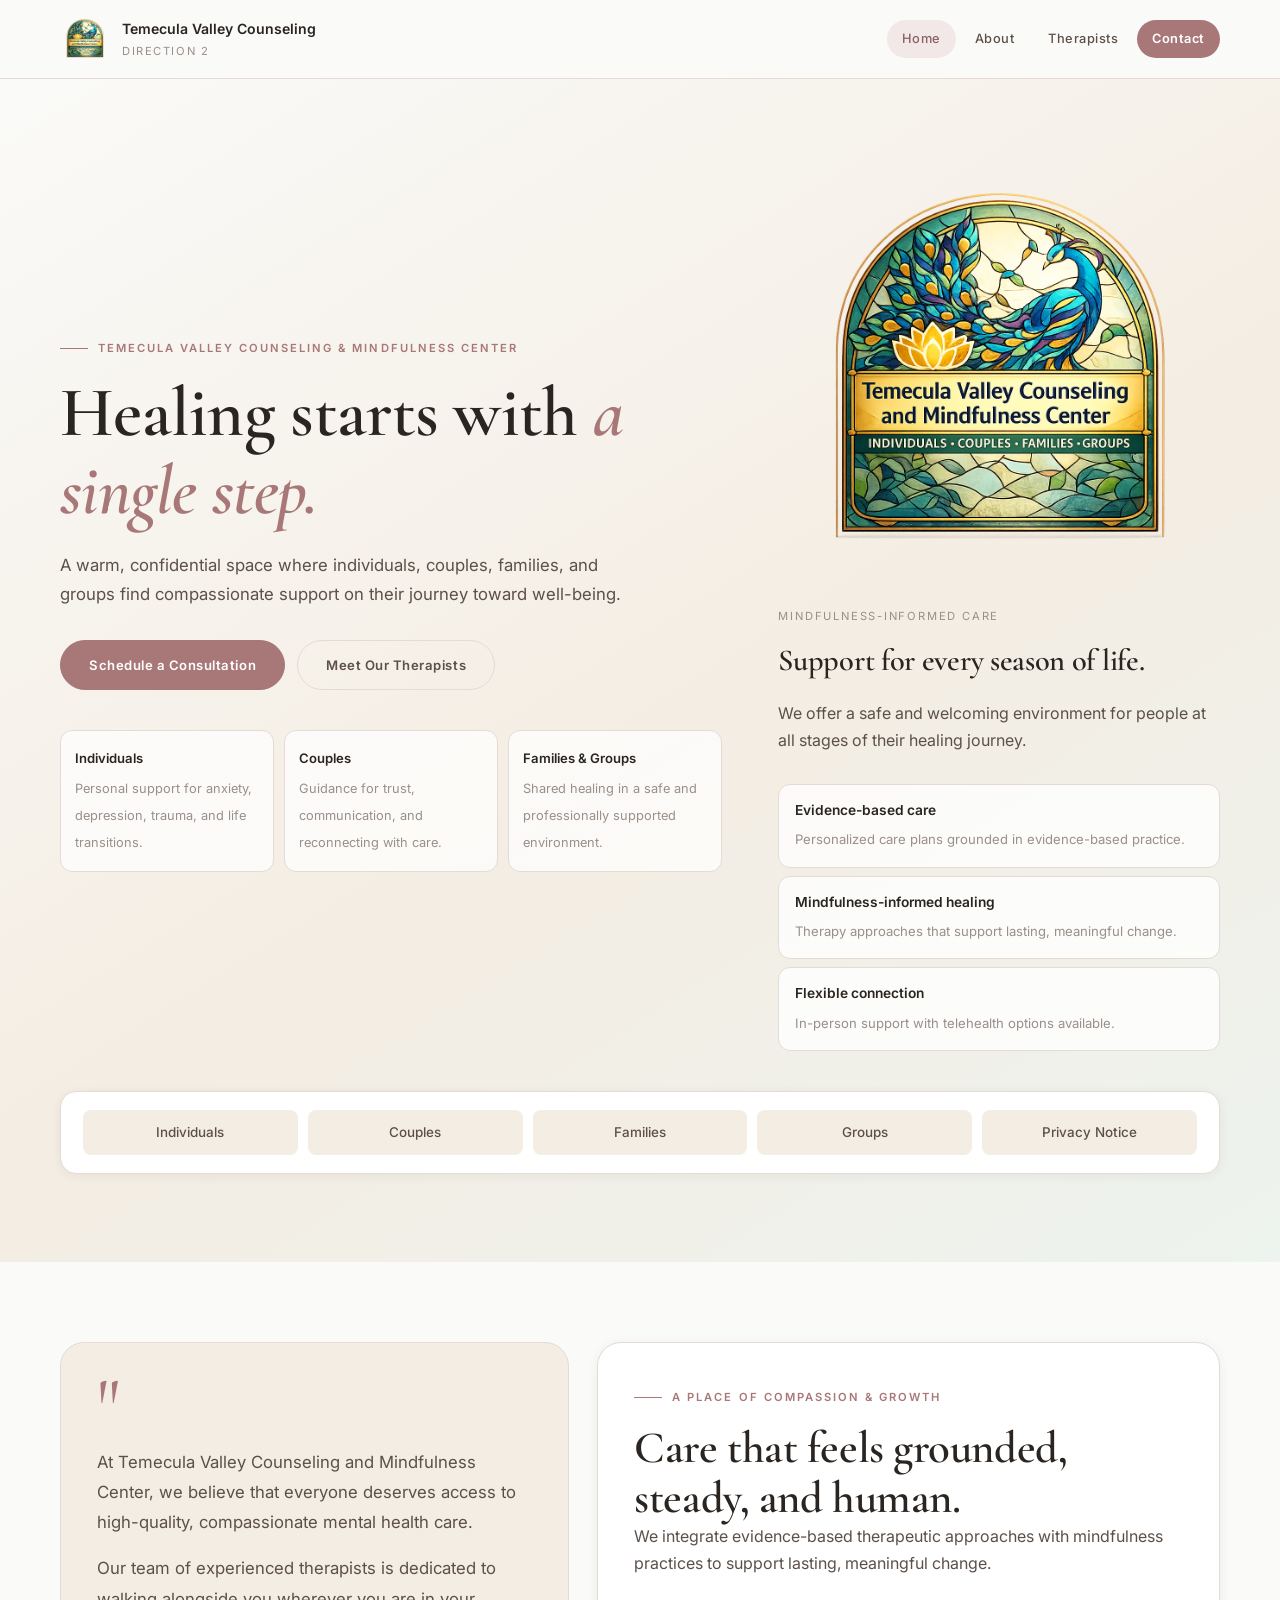
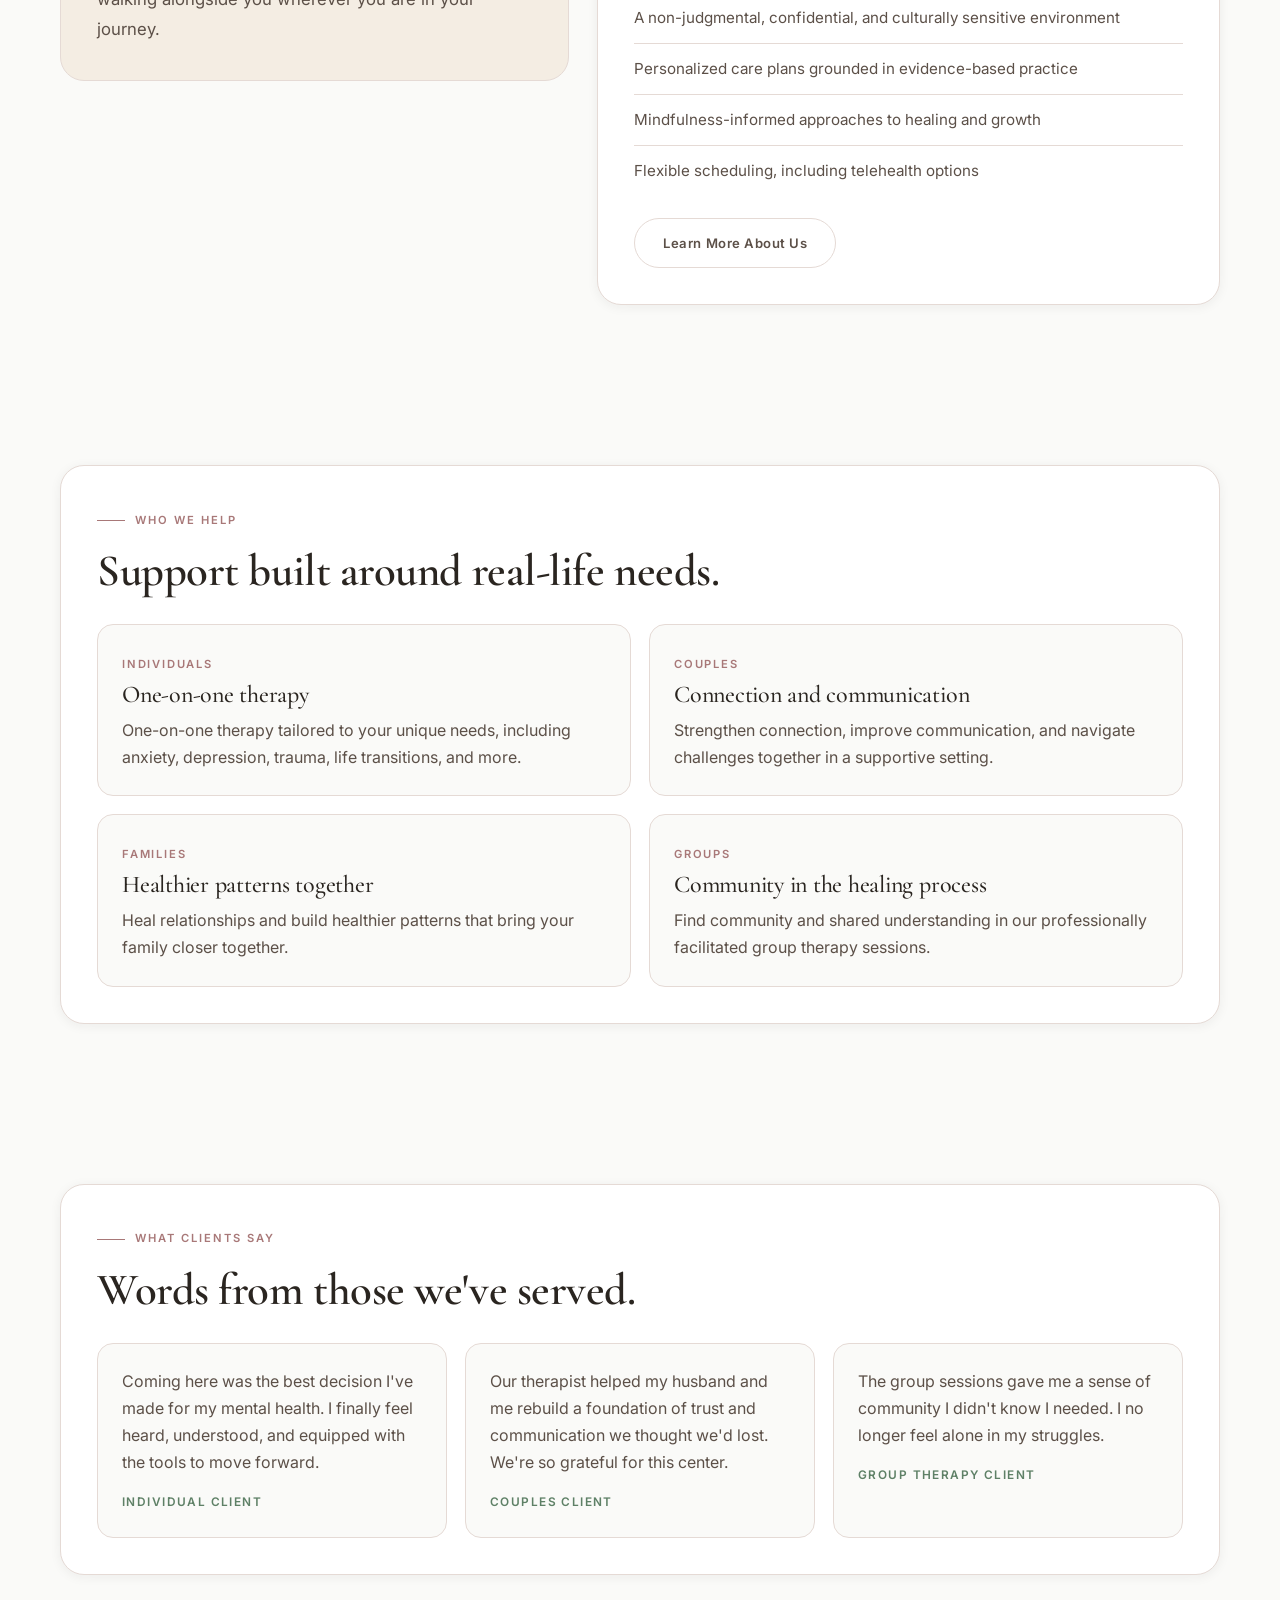
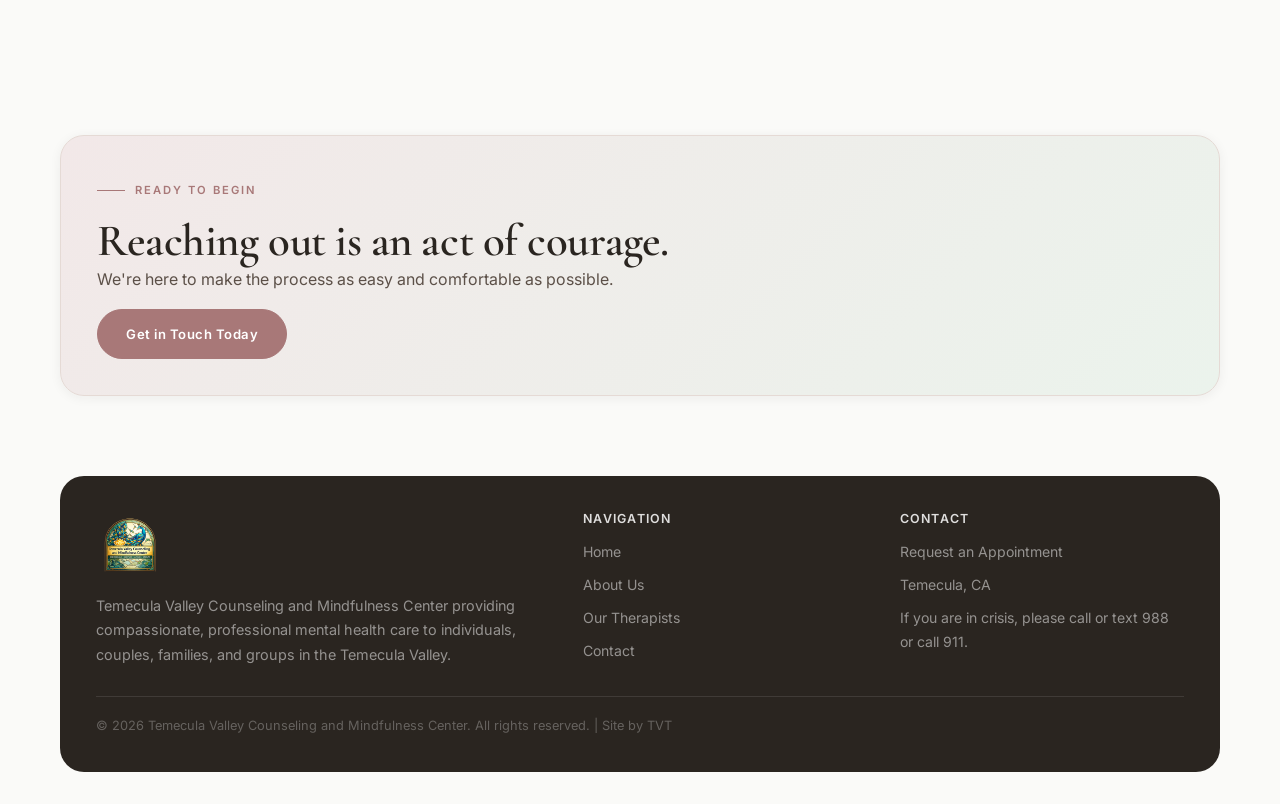
<file: index.html>
<!DOCTYPE html>
<html lang="en">
<head>
  <meta charset="UTF-8">
  <meta name="viewport" content="width=device-width, initial-scale=1.0">
  <title>Temecula Valley Counseling & Mindfulness Center | Direction 2</title>
  <meta name="description" content="Professional therapy and counseling services in Temecula Valley. Supporting individuals, couples, families, and groups on the path to healing and well-being.">
  <link rel="stylesheet" href="css/style.css">
</head>
<body>
  <header class="site-header">
    <div class="container header-inner">
      <a class="brand" href="index.html">
        <img src="images/logo.png" alt="Temecula Valley Counseling and Mindfulness Center">
        <span class="brand-copy">
          <strong>Temecula Valley Counseling</strong>
          <span>Direction 2</span>
        </span>
      </a>
      <nav class="main-nav">
        <button class="menu-toggle" id="menu-toggle" aria-label="Toggle menu">
          <span></span><span></span><span></span>
        </button>
        <ul id="nav-menu">
          <li><a href="index.html" class="active">Home</a></li>
          <li><a href="about.html">About</a></li>
          <li><a href="therapists.html">Therapists</a></li>
          <li class="nav-cta"><a href="contact.html">Contact</a></li>
        </ul>
      </nav>
    </div>
  </header>

  <main>
    <section class="hero">
      <div class="container">
        <div class="hero-shell">
          <div class="hero-copy">
            <span class="eyebrow">Temecula Valley Counseling &amp; Mindfulness Center</span>
            <h1>Healing starts with <em>a single step.</em></h1>
            <p>A warm, confidential space where individuals, couples, families, and groups find compassionate support on their journey toward well-being.</p>
            <div class="hero-actions">
              <a href="contact.html" class="btn btn-primary">Schedule a Consultation</a>
              <a href="therapists.html" class="btn btn-secondary">Meet Our Therapists</a>
            </div>
            <div class="hero-points">
              <div>
                <strong>Individuals</strong>
                <span>Personal support for anxiety, depression, trauma, and life transitions.</span>
              </div>
              <div>
                <strong>Couples</strong>
                <span>Guidance for trust, communication, and reconnecting with care.</span>
              </div>
              <div>
                <strong>Families &amp; Groups</strong>
                <span>Shared healing in a safe and professionally supported environment.</span>
              </div>
            </div>
          </div>
          <aside class="hero-aside">
            <div class="logo-frame">
              <img src="images/logo.png" alt="Temecula Valley Counseling and Mindfulness Center logo">
            </div>
            <div class="kicker">Mindfulness-informed care</div>
            <h2>Support for every season of life.</h2>
            <p>We offer a safe and welcoming environment for people at all stages of their healing journey.</p>
            <div class="stack-list">
              <div class="stack-item">
                <strong>Evidence-based care</strong>
                <span>Personalized care plans grounded in evidence-based practice.</span>
              </div>
              <div class="stack-item">
                <strong>Mindfulness-informed healing</strong>
                <span>Therapy approaches that support lasting, meaningful change.</span>
              </div>
              <div class="stack-item">
                <strong>Flexible connection</strong>
                <span>In-person support with telehealth options available.</span>
              </div>
            </div>
          </aside>
        </div>
        <div class="service-band">
          <ul>
            <li>Individuals</li>
            <li>Couples</li>
            <li>Families</li>
            <li>Groups</li>
            <li><a href="privacy-notice.html">Privacy Notice</a></li>
          </ul>
        </div>
      </div>
    </section>

    <section>
      <div class="container alt-grid">
        <div class="quote-panel">
          <div class="quote-mark">"</div>
          <p>At Temecula Valley Counseling and Mindfulness Center, we believe that everyone deserves access to high-quality, compassionate mental health care.</p>
          <p>Our team of experienced therapists is dedicated to walking alongside you wherever you are in your journey.</p>
        </div>
        <div class="section-card">
          <span class="eyebrow">A Place of Compassion &amp; Growth</span>
          <h2>Care that feels grounded, steady, and human.</h2>
          <p>We integrate evidence-based therapeutic approaches with mindfulness practices to support lasting, meaningful change.</p>
          <ul class="values-list">
            <li>A non-judgmental, confidential, and culturally sensitive environment</li>
            <li>Personalized care plans grounded in evidence-based practice</li>
            <li>Mindfulness-informed approaches to healing and growth</li>
            <li>Flexible scheduling, including telehealth options</li>
          </ul>
          <div style="margin-top: 22px;">
            <a href="about.html" class="btn btn-secondary">Learn More About Us</a>
          </div>
        </div>
      </div>
    </section>

    <section>
      <div class="container">
        <div class="panel">
          <span class="eyebrow">Who We Help</span>
          <h2>Support built around real-life needs.</h2>
          <div class="services-grid" style="margin-top: 28px;">
            <div class="service-card">
              <span>Individuals</span>
              <h3>One-on-one therapy</h3>
              <p>One-on-one therapy tailored to your unique needs, including anxiety, depression, trauma, life transitions, and more.</p>
            </div>
            <div class="service-card">
              <span>Couples</span>
              <h3>Connection and communication</h3>
              <p>Strengthen connection, improve communication, and navigate challenges together in a supportive setting.</p>
            </div>
            <div class="service-card">
              <span>Families</span>
              <h3>Healthier patterns together</h3>
              <p>Heal relationships and build healthier patterns that bring your family closer together.</p>
            </div>
            <div class="service-card">
              <span>Groups</span>
              <h3>Community in the healing process</h3>
              <p>Find community and shared understanding in our professionally facilitated group therapy sessions.</p>
            </div>
          </div>
        </div>
      </div>
    </section>

    <section>
      <div class="container">
        <div class="panel">
          <span class="eyebrow">What Clients Say</span>
          <h2>Words from those we've served.</h2>
          <div class="testimonial-grid" style="margin-top: 28px;">
            <div class="testimonial-card">
              <p>Coming here was the best decision I've made for my mental health. I finally feel heard, understood, and equipped with the tools to move forward.</p>
              <strong>Individual Client</strong>
            </div>
            <div class="testimonial-card">
              <p>Our therapist helped my husband and me rebuild a foundation of trust and communication we thought we'd lost. We're so grateful for this center.</p>
              <strong>Couples Client</strong>
            </div>
            <div class="testimonial-card">
              <p>The group sessions gave me a sense of community I didn't know I needed. I no longer feel alone in my struggles.</p>
              <strong>Group Therapy Client</strong>
            </div>
          </div>
        </div>
      </div>
    </section>

    <section>
      <div class="container">
        <div class="cta-strip">
          <span class="eyebrow">Ready to Begin</span>
          <h2>Reaching out is an act of courage.</h2>
          <p>We're here to make the process as easy and comfortable as possible.</p>
          <a href="contact.html" class="btn btn-primary">Get in Touch Today</a>
        </div>
      </div>
    </section>
  </main>

  <footer class="footer-wrap">
    <div class="container">
      <div class="footer-shell">
        <div class="footer-grid">
          <div>
            <img src="images/logo.png" alt="TVCMC logo">
            <p>Temecula Valley Counseling and Mindfulness Center providing compassionate, professional mental health care to individuals, couples, families, and groups in the Temecula Valley.</p>
          </div>
          <div>
            <h4>Navigation</h4>
            <ul class="footer-links">
              <li><a href="index.html">Home</a></li>
              <li><a href="about.html">About Us</a></li>
              <li><a href="therapists.html">Our Therapists</a></li>
              <li><a href="contact.html">Contact</a></li>
            </ul>
          </div>
          <div>
            <h4>Contact</h4>
            <ul class="footer-links">
              <li><a href="contact.html">Request an Appointment</a></li>
              <li>Temecula, CA</li>
              <li>If you are in crisis, please call or text 988 or call 911.</li>
            </ul>
          </div>
        </div>
        <div class="footer-bottom">&copy; 2026 Temecula Valley Counseling and Mindfulness Center. All rights reserved. | Site by TVT</div>
      </div>
    </div>
  </footer>

  <script>
    const toggle = document.getElementById('menu-toggle');
    const menu = document.getElementById('nav-menu');
    if (toggle && menu) toggle.addEventListener('click', () => menu.classList.toggle('open'));
  </script>
</body>
</html>
</file>
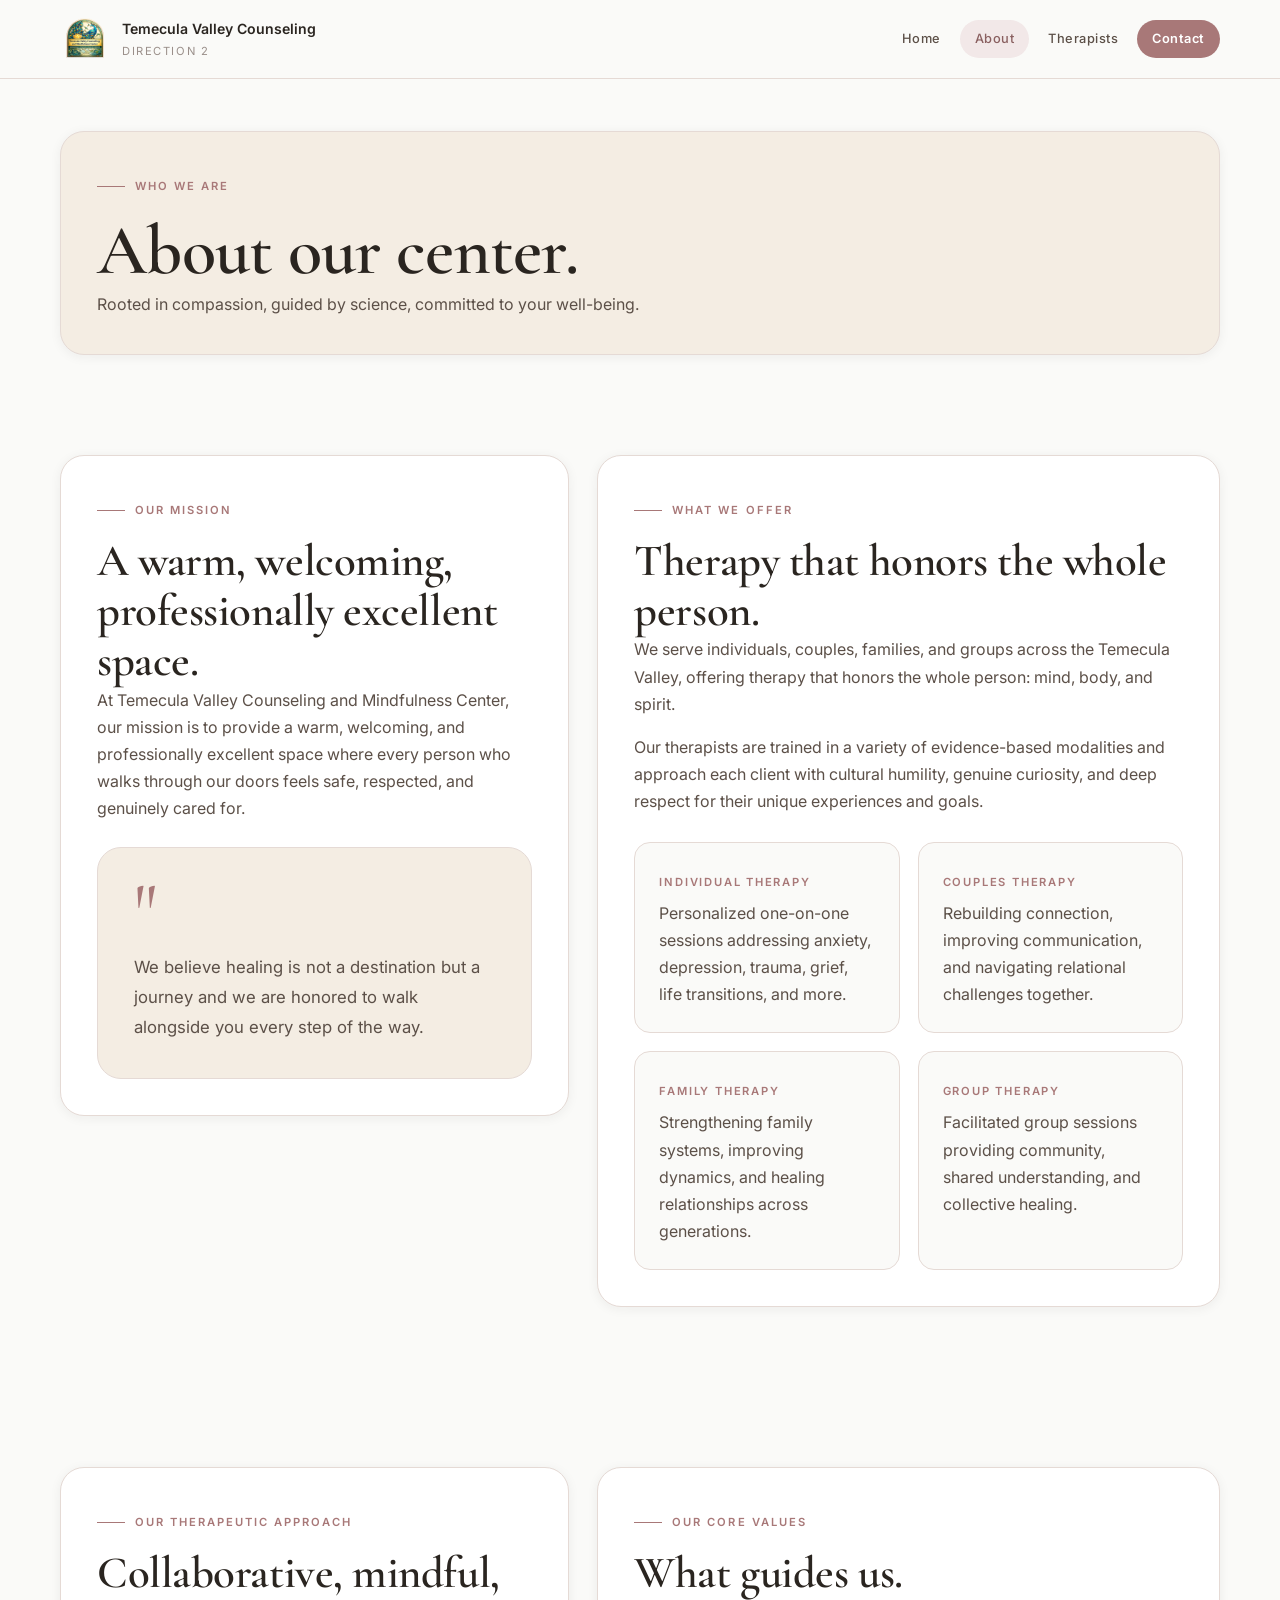
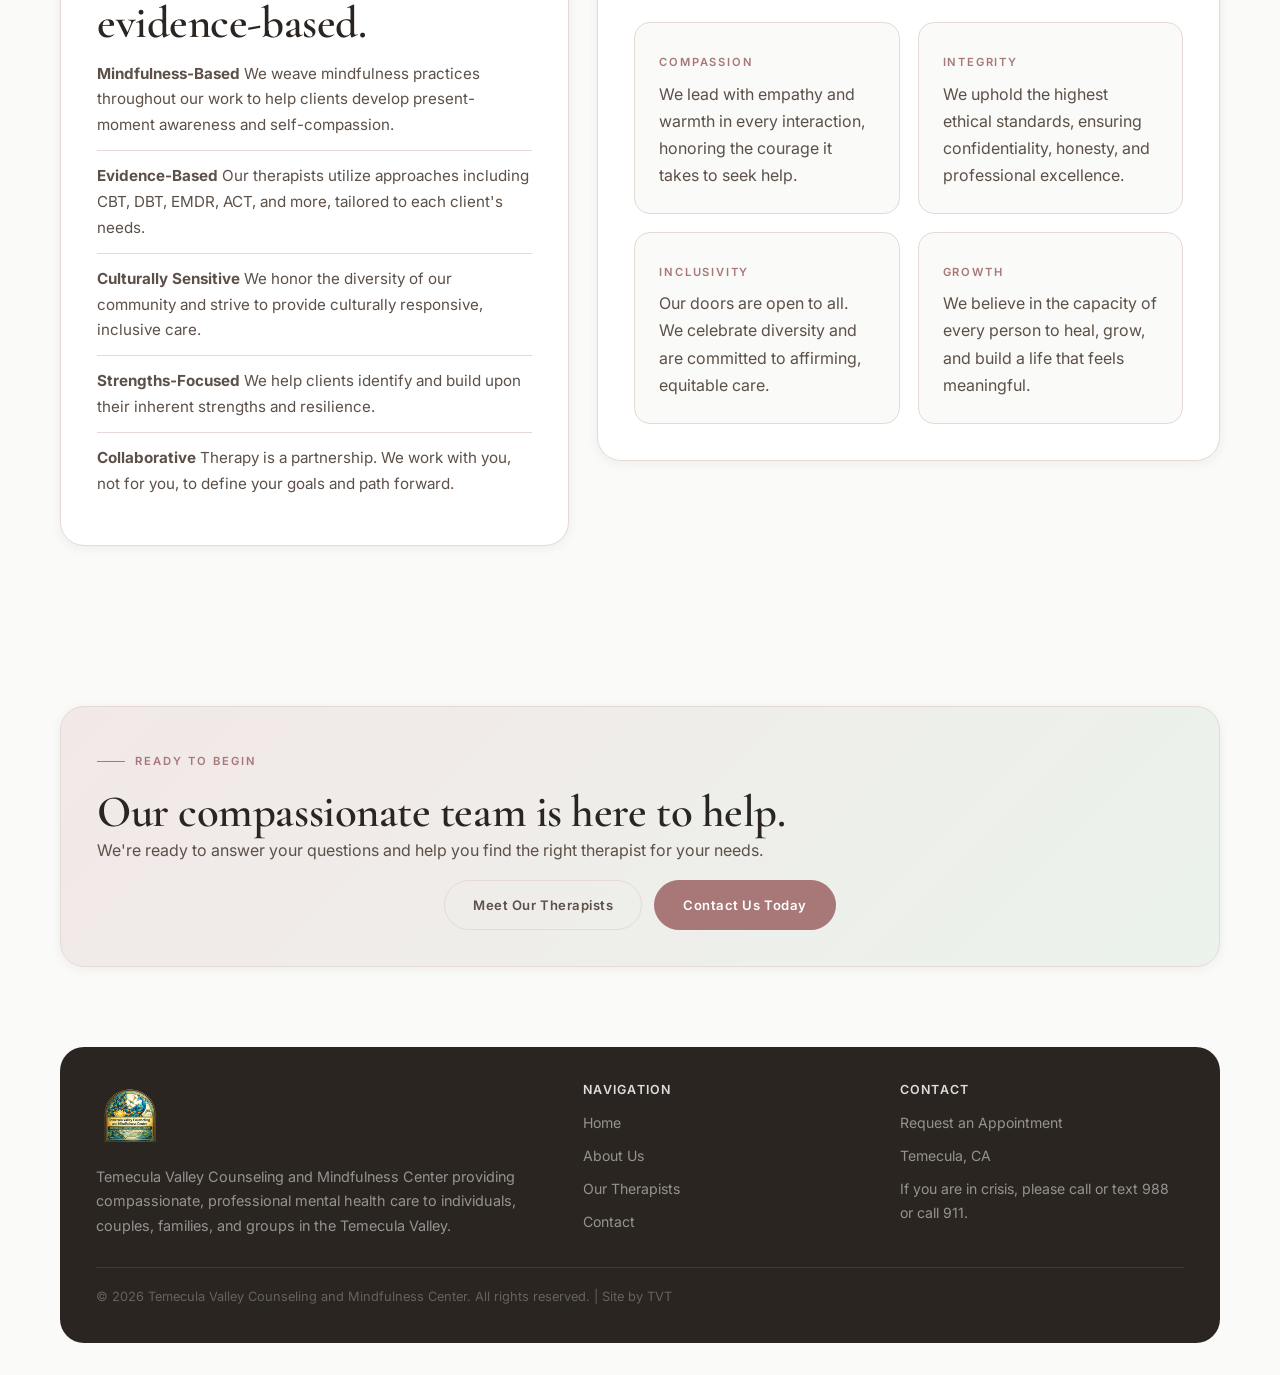
<file: about.html>
<!DOCTYPE html>
<html lang="en">
<head>
  <meta charset="UTF-8">
  <meta name="viewport" content="width=device-width, initial-scale=1.0">
  <title>About Us | Temecula Valley Counseling & Mindfulness Center | Direction 2</title>
  <meta name="description" content="Learn about Temecula Valley Counseling and Mindfulness Center, our mission, values, and approach to compassionate, evidence-based therapy.">
  <link rel="stylesheet" href="css/style.css">
</head>
<body>
  <header class="site-header">
    <div class="container header-inner">
      <a class="brand" href="index.html">
        <img src="images/logo.png" alt="Temecula Valley Counseling and Mindfulness Center">
        <span class="brand-copy"><strong>Temecula Valley Counseling</strong><span>Direction 2</span></span>
      </a>
      <nav class="main-nav">
        <button class="menu-toggle" id="menu-toggle" aria-label="Toggle menu"><span></span><span></span><span></span></button>
        <ul id="nav-menu">
          <li><a href="index.html">Home</a></li>
          <li><a href="about.html" class="active">About</a></li>
          <li><a href="therapists.html">Therapists</a></li>
          <li class="nav-cta"><a href="contact.html">Contact</a></li>
        </ul>
      </nav>
    </div>
  </header>

  <main>
    <section class="page-hero">
      <div class="container">
        <div class="panel">
          <span class="eyebrow">Who We Are</span>
          <h1>About our center.</h1>
          <p>Rooted in compassion, guided by science, committed to your well-being.</p>
        </div>
      </div>
    </section>

    <section>
      <div class="container alt-grid">
        <div class="section-card">
          <span class="eyebrow">Our Mission</span>
          <h2>A warm, welcoming, professionally excellent space.</h2>
          <p>At Temecula Valley Counseling and Mindfulness Center, our mission is to provide a warm, welcoming, and professionally excellent space where every person who walks through our doors feels safe, respected, and genuinely cared for.</p>
          <div class="quote-panel" style="margin-top: 24px;">
            <div class="quote-mark">"</div>
            <p>We believe healing is not a destination but a journey and we are honored to walk alongside you every step of the way.</p>
          </div>
        </div>
        <div class="section-card">
          <span class="eyebrow">What We Offer</span>
          <h2>Therapy that honors the whole person.</h2>
          <p>We serve individuals, couples, families, and groups across the Temecula Valley, offering therapy that honors the whole person: mind, body, and spirit.</p>
          <p>Our therapists are trained in a variety of evidence-based modalities and approach each client with cultural humility, genuine curiosity, and deep respect for their unique experiences and goals.</p>
          <div class="services-grid" style="margin-top: 26px;">
            <div class="service-card"><span>Individual Therapy</span><p>Personalized one-on-one sessions addressing anxiety, depression, trauma, grief, life transitions, and more.</p></div>
            <div class="service-card"><span>Couples Therapy</span><p>Rebuilding connection, improving communication, and navigating relational challenges together.</p></div>
            <div class="service-card"><span>Family Therapy</span><p>Strengthening family systems, improving dynamics, and healing relationships across generations.</p></div>
            <div class="service-card"><span>Group Therapy</span><p>Facilitated group sessions providing community, shared understanding, and collective healing.</p></div>
          </div>
        </div>
      </div>
    </section>

    <section>
      <div class="container alt-grid">
        <div class="panel">
          <span class="eyebrow">Our Therapeutic Approach</span>
          <h2>Collaborative, mindful, evidence-based.</h2>
          <ul class="approach-list">
            <li><strong>Mindfulness-Based</strong> We weave mindfulness practices throughout our work to help clients develop present-moment awareness and self-compassion.</li>
            <li><strong>Evidence-Based</strong> Our therapists utilize approaches including CBT, DBT, EMDR, ACT, and more, tailored to each client's needs.</li>
            <li><strong>Culturally Sensitive</strong> We honor the diversity of our community and strive to provide culturally responsive, inclusive care.</li>
            <li><strong>Strengths-Focused</strong> We help clients identify and build upon their inherent strengths and resilience.</li>
            <li><strong>Collaborative</strong> Therapy is a partnership. We work with you, not for you, to define your goals and path forward.</li>
          </ul>
        </div>
        <div class="panel">
          <span class="eyebrow">Our Core Values</span>
          <h2>What guides us.</h2>
          <div class="services-grid" style="margin-top: 24px;">
            <div class="service-card"><span>Compassion</span><p>We lead with empathy and warmth in every interaction, honoring the courage it takes to seek help.</p></div>
            <div class="service-card"><span>Integrity</span><p>We uphold the highest ethical standards, ensuring confidentiality, honesty, and professional excellence.</p></div>
            <div class="service-card"><span>Inclusivity</span><p>Our doors are open to all. We celebrate diversity and are committed to affirming, equitable care.</p></div>
            <div class="service-card"><span>Growth</span><p>We believe in the capacity of every person to heal, grow, and build a life that feels meaningful.</p></div>
          </div>
        </div>
      </div>
    </section>

    <section>
      <div class="container">
        <div class="cta-strip">
          <span class="eyebrow">Ready to Begin</span>
          <h2>Our compassionate team is here to help.</h2>
          <p>We're ready to answer your questions and help you find the right therapist for your needs.</p>
          <div class="hero-actions" style="justify-content: center; margin-bottom: 0;">
            <a href="therapists.html" class="btn btn-secondary">Meet Our Therapists</a>
            <a href="contact.html" class="btn btn-primary">Contact Us Today</a>
          </div>
        </div>
      </div>
    </section>
  </main>

  <footer class="footer-wrap">
    <div class="container">
      <div class="footer-shell">
        <div class="footer-grid">
          <div><img src="images/logo.png" alt="TVCMC logo"><p>Temecula Valley Counseling and Mindfulness Center providing compassionate, professional mental health care to individuals, couples, families, and groups in the Temecula Valley.</p></div>
          <div><h4>Navigation</h4><ul class="footer-links"><li><a href="index.html">Home</a></li><li><a href="about.html">About Us</a></li><li><a href="therapists.html">Our Therapists</a></li><li><a href="contact.html">Contact</a></li></ul></div>
          <div><h4>Contact</h4><ul class="footer-links"><li><a href="contact.html">Request an Appointment</a></li><li>Temecula, CA</li><li>If you are in crisis, please call or text 988 or call 911.</li></ul></div>
        </div>
        <div class="footer-bottom">&copy; 2026 Temecula Valley Counseling and Mindfulness Center. All rights reserved. | Site by TVT</div>
      </div>
    </div>
  </footer>

  <script>
    const toggle = document.getElementById('menu-toggle');
    const menu = document.getElementById('nav-menu');
    if (toggle && menu) toggle.addEventListener('click', () => menu.classList.toggle('open'));
  </script>
</body>
</html>
</file>
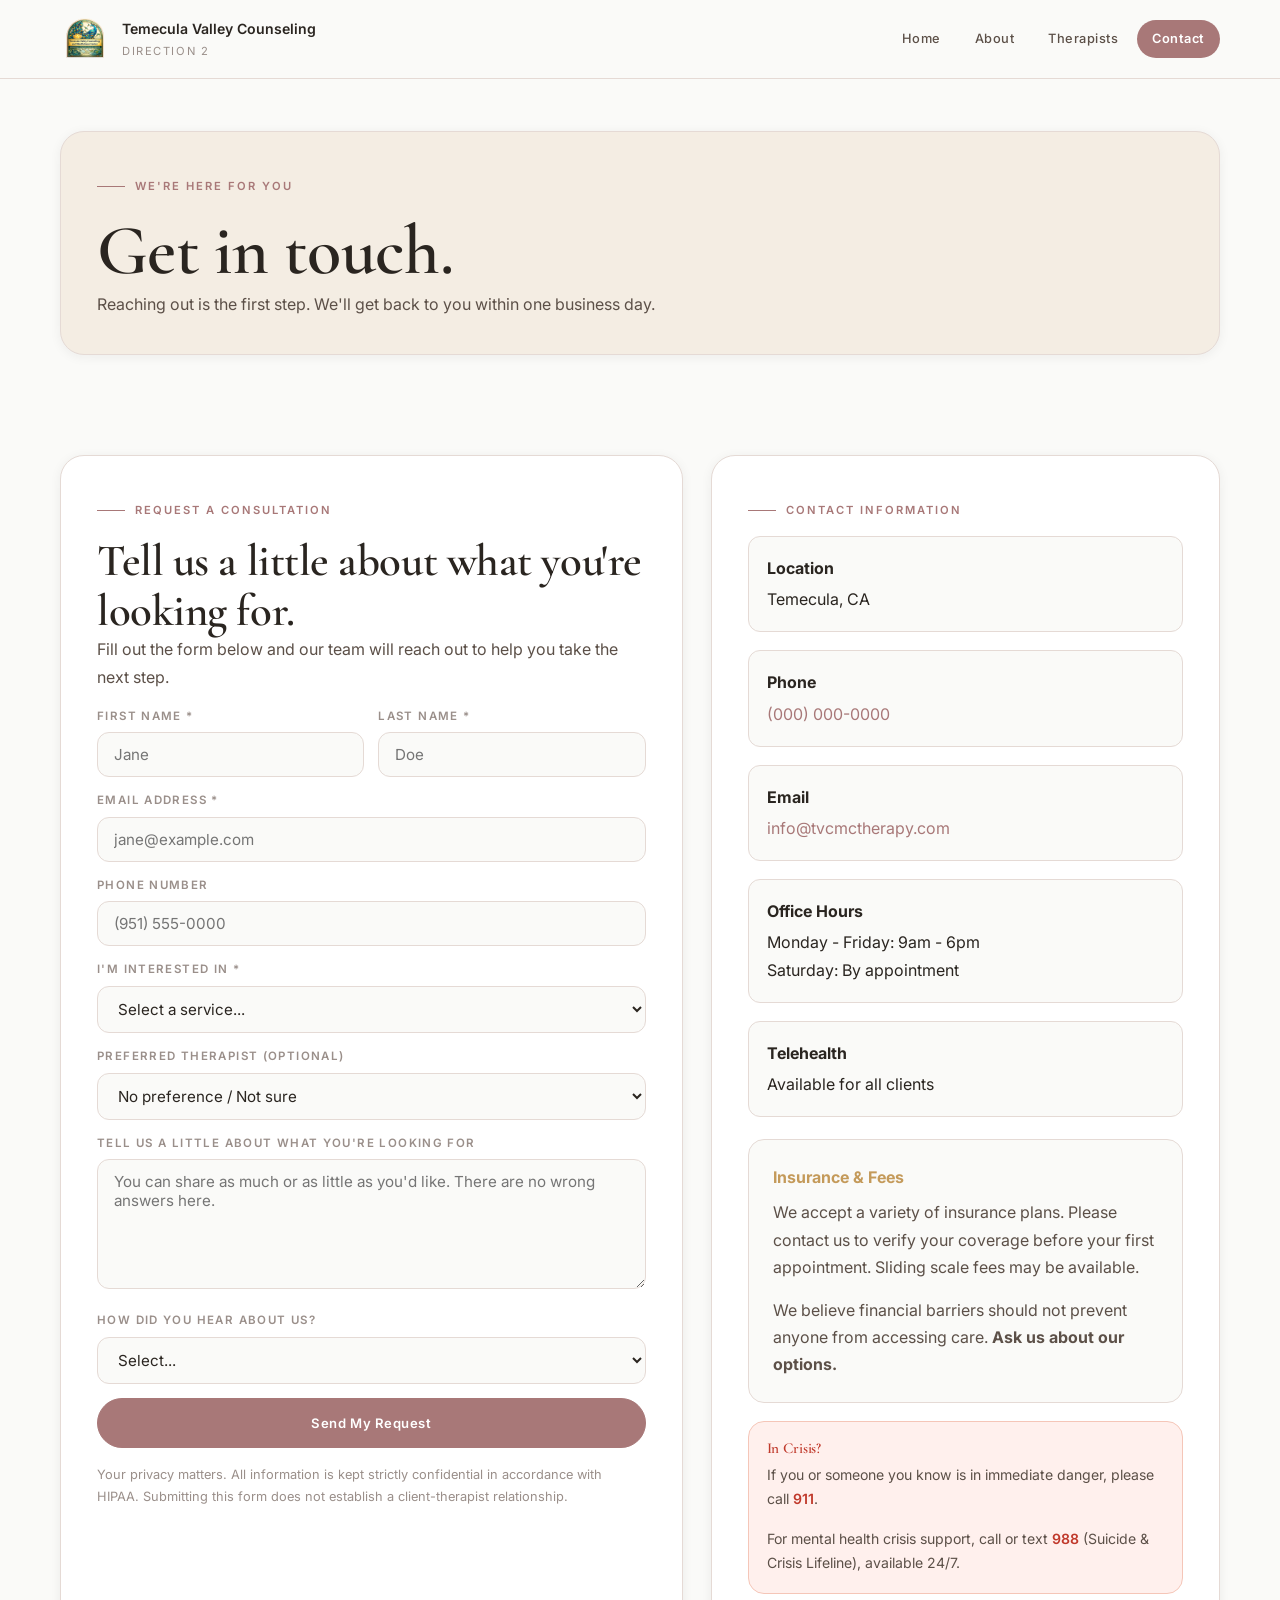
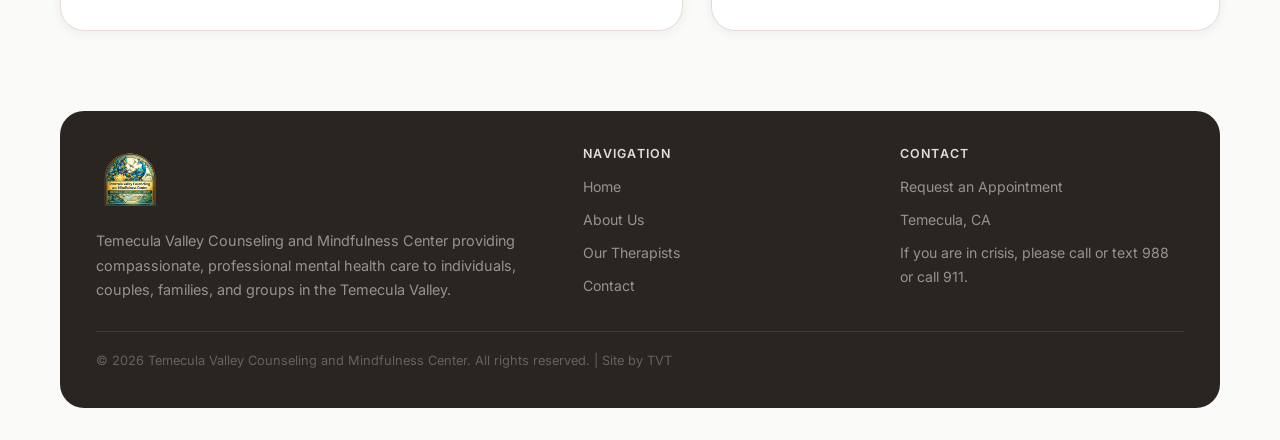
<file: contact.html>
<!DOCTYPE html>
<html lang="en">
<head>
  <meta charset="UTF-8">
  <meta name="viewport" content="width=device-width, initial-scale=1.0">
  <title>Contact Us | Temecula Valley Counseling & Mindfulness Center | Direction 2</title>
  <meta name="description" content="Get in touch with Temecula Valley Counseling and Mindfulness Center to schedule a consultation or ask any questions.">
  <link rel="stylesheet" href="css/style.css">
</head>
<body>
  <header class="site-header"><div class="container header-inner"><a class="brand" href="index.html"><img src="images/logo.png" alt="Temecula Valley Counseling and Mindfulness Center"><span class="brand-copy"><strong>Temecula Valley Counseling</strong><span>Direction 2</span></span></a><nav class="main-nav"><button class="menu-toggle" id="menu-toggle" aria-label="Toggle menu"><span></span><span></span><span></span></button><ul id="nav-menu"><li><a href="index.html">Home</a></li><li><a href="about.html">About</a></li><li><a href="therapists.html">Therapists</a></li><li class="nav-cta"><a href="contact.html" class="active">Contact</a></li></ul></nav></div></header>

  <main>
    <section class="page-hero">
      <div class="container">
        <div class="panel">
          <span class="eyebrow">We're Here for You</span>
          <h1>Get in touch.</h1>
          <p>Reaching out is the first step. We'll get back to you within one business day.</p>
        </div>
      </div>
    </section>

    <section>
      <div class="container contact-layout">
        <div class="contact-panel">
          <span class="eyebrow">Request a Consultation</span>
          <h2>Tell us a little about what you're looking for.</h2>
          <p>Fill out the form below and our team will reach out to help you take the next step.</p>
          <form id="contact-form" onsubmit="handleSubmit(event)">
            <div class="form-row">
              <div><label for="first-name">First Name *</label><input type="text" id="first-name" name="first_name" placeholder="Jane" required></div>
              <div><label for="last-name">Last Name *</label><input type="text" id="last-name" name="last_name" placeholder="Doe" required></div>
            </div>
            <div><label for="email">Email Address *</label><input type="email" id="email" name="email" placeholder="jane@example.com" required></div>
            <div><label for="phone">Phone Number</label><input type="tel" id="phone" name="phone" placeholder="(951) 555-0000"></div>
            <div><label for="service">I'm Interested In *</label><select id="service" name="service" required><option value="" disabled selected>Select a service...</option><option value="individual">Individual Therapy</option><option value="couples">Couples Therapy</option><option value="family">Family Therapy</option><option value="group">Group Therapy</option><option value="telehealth">Telehealth Sessions</option><option value="unsure">Not Sure - Help Me Decide</option></select></div>
            <div><label for="therapist">Preferred Therapist (Optional)</label><select id="therapist" name="therapist"><option value="" selected>No preference / Not sure</option><option value="any">Any available therapist</option></select></div>
            <div><label for="message">Tell Us a Little About What You're Looking For</label><textarea id="message" name="message" placeholder="You can share as much or as little as you'd like. There are no wrong answers here."></textarea></div>
            <div><label for="hear">How Did You Hear About Us?</label><select id="hear" name="hear"><option value="" selected>Select...</option><option value="google">Google / Search</option><option value="referral">Referral from someone I know</option><option value="insurance">Insurance Directory</option><option value="social">Social Media</option><option value="other">Other</option></select></div>
            <button type="submit" class="btn btn-primary">Send My Request</button>
            <p class="form-note">Your privacy matters. All information is kept strictly confidential in accordance with HIPAA. Submitting this form does not establish a client-therapist relationship.</p>
          </form>
          <div id="success-msg" style="display:none; margin-top:20px;" class="callout-box">
            <h3>Thank you for reaching out.</h3>
            <p>We've received your message and will be in touch within one business day. We look forward to connecting with you.</p>
          </div>
        </div>
        <aside class="info-panel">
          <span class="eyebrow">Contact Information</span>
          <div class="info-grid">
            <div class="info-item"><strong>Location</strong><span>Temecula, CA</span></div>
            <div class="info-item"><strong>Phone</strong><span><a href="tel:">(000) 000-0000</a></span></div>
            <div class="info-item"><strong>Email</strong><span><a href="mailto:info@tvcmctherapy.com">info@tvcmctherapy.com</a></span></div>
            <div class="info-item"><strong>Office Hours</strong><span>Monday - Friday: 9am - 6pm<br>Saturday: By appointment</span></div>
            <div class="info-item"><strong>Telehealth</strong><span>Available for all clients</span></div>
          </div>
          <div class="callout-box" style="margin-top: 22px;">
            <strong style="display:block;color:var(--gold);margin-bottom:8px;">Insurance &amp; Fees</strong>
            <p>We accept a variety of insurance plans. Please contact us to verify your coverage before your first appointment. Sliding scale fees may be available.</p>
            <p>We believe financial barriers should not prevent anyone from accessing care. <strong>Ask us about our options.</strong></p>
          </div>
          <div class="crisis-box">
            <h4>In Crisis?</h4>
            <p>If you or someone you know is in immediate danger, please call <a href="tel:911">911</a>.</p>
            <p>For mental health crisis support, call or text <a href="tel:988">988</a> (Suicide &amp; Crisis Lifeline), available 24/7.</p>
          </div>
        </aside>
      </div>
    </section>
  </main>

  <footer class="footer-wrap"><div class="container"><div class="footer-shell"><div class="footer-grid"><div><img src="images/logo.png" alt="TVCMC logo"><p>Temecula Valley Counseling and Mindfulness Center providing compassionate, professional mental health care to individuals, couples, families, and groups in the Temecula Valley.</p></div><div><h4>Navigation</h4><ul class="footer-links"><li><a href="index.html">Home</a></li><li><a href="about.html">About Us</a></li><li><a href="therapists.html">Our Therapists</a></li><li><a href="contact.html">Contact</a></li></ul></div><div><h4>Contact</h4><ul class="footer-links"><li><a href="contact.html">Request an Appointment</a></li><li>Temecula, CA</li><li>If you are in crisis, please call or text 988 or call 911.</li></ul></div></div><div class="footer-bottom">&copy; 2026 Temecula Valley Counseling and Mindfulness Center. All rights reserved. | Site by TVT</div></div></div></footer>

  <script>
    const toggle = document.getElementById('menu-toggle');
    const menu = document.getElementById('nav-menu');
    if (toggle && menu) toggle.addEventListener('click', () => menu.classList.toggle('open'));
    function handleSubmit(event) {
      event.preventDefault();
      document.getElementById('contact-form').style.display = 'none';
      document.getElementById('success-msg').style.display = 'block';
    }
  </script>
</body>
</html>
</file>
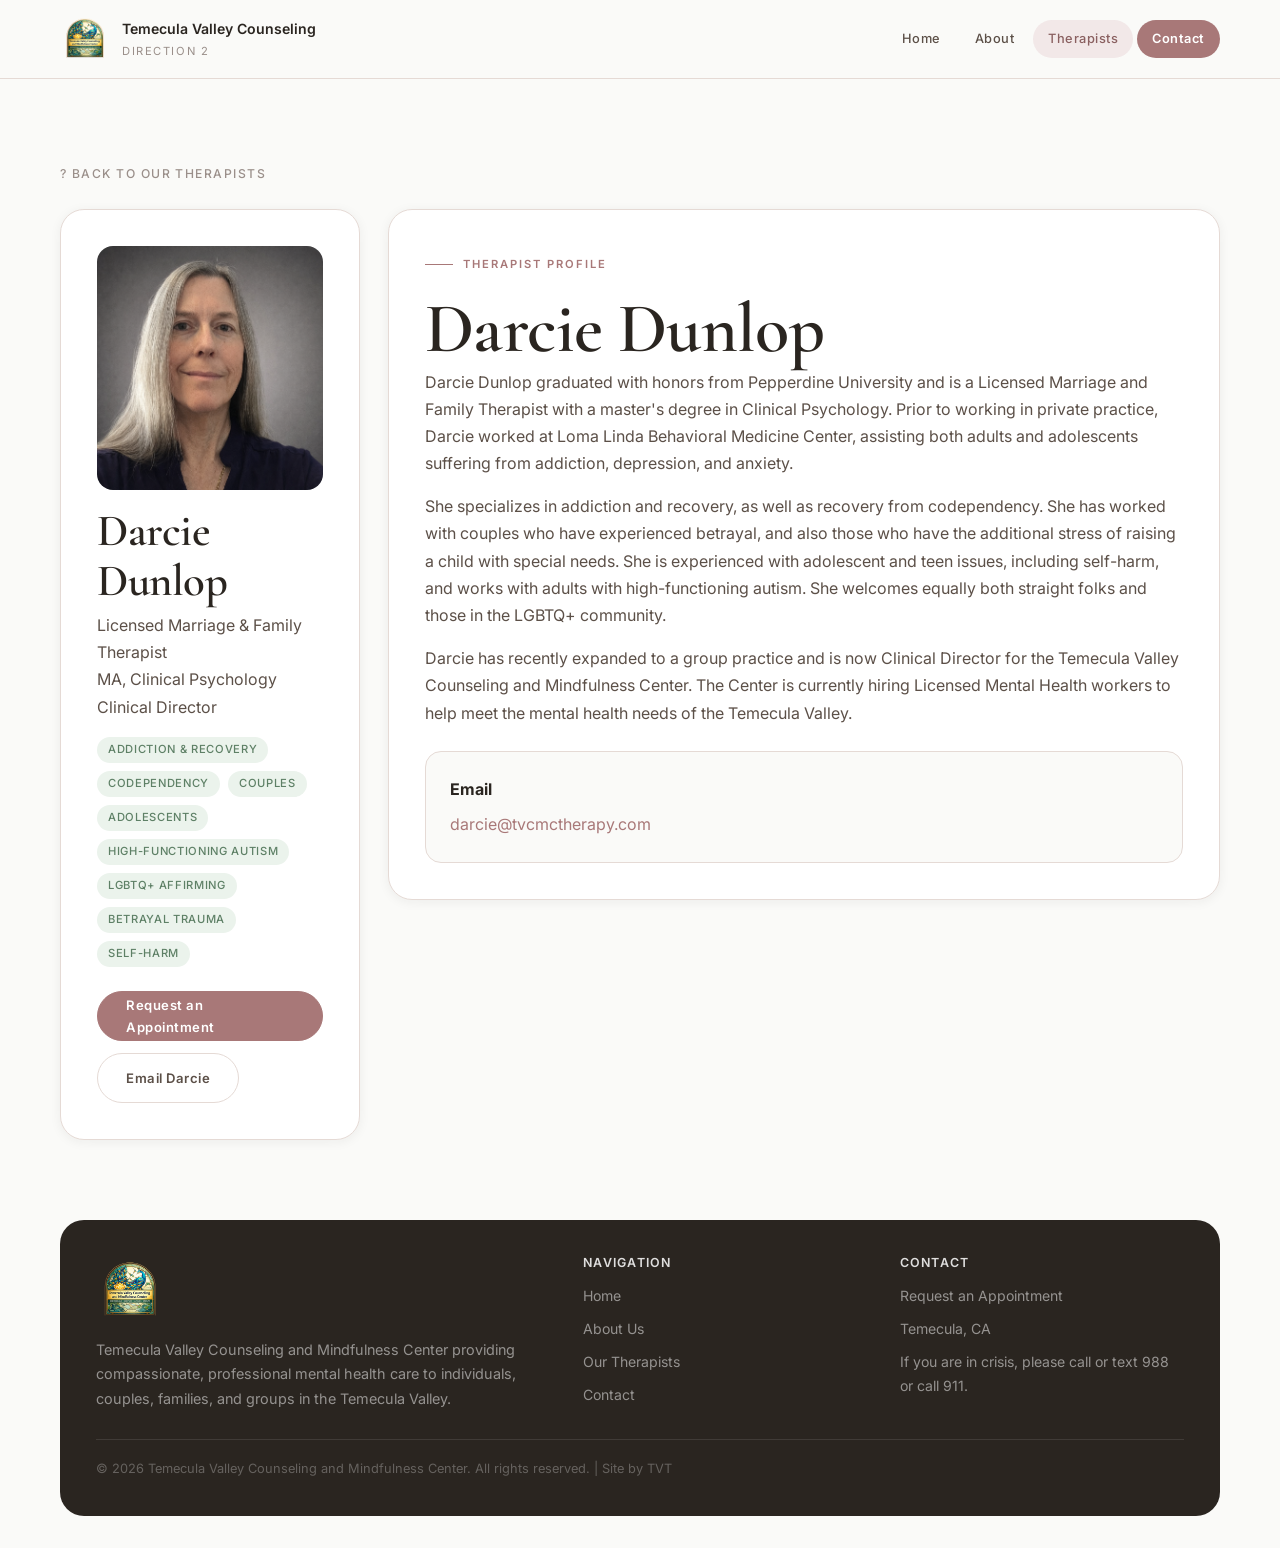
<file: darcie-dunlop.html>
<!DOCTYPE html>
<html lang="en">
<head>
  <meta charset="UTF-8">
  <meta name="viewport" content="width=device-width, initial-scale=1.0">
  <title>Darcie Dunlop, LMFT | Temecula Valley Counseling & Mindfulness Center | Direction 2</title>
  <meta name="description" content="Meet Darcie Dunlop, Licensed Marriage and Family Therapist and Clinical Director at Temecula Valley Counseling and Mindfulness Center.">
  <link rel="stylesheet" href="css/style.css">
</head>
<body>
  <header class="site-header"><div class="container header-inner"><a class="brand" href="index.html"><img src="images/logo.png" alt="Temecula Valley Counseling and Mindfulness Center"><span class="brand-copy"><strong>Temecula Valley Counseling</strong><span>Direction 2</span></span></a><nav class="main-nav"><button class="menu-toggle" id="menu-toggle" aria-label="Toggle menu"><span></span><span></span><span></span></button><ul id="nav-menu"><li><a href="index.html">Home</a></li><li><a href="about.html">About</a></li><li><a href="therapists.html" class="active">Therapists</a></li><li class="nav-cta"><a href="contact.html">Contact</a></li></ul></nav></div></header>

  <main>
    <section>
      <div class="container">
        <a href="therapists.html" class="back-link">? Back to Our Therapists</a>
        <div class="split-layout">
          <aside class="bio-card">
            <div class="bio-photo"><img src="images/darcie.png" alt="Darcie Dunlop, LMFT"></div>
            <h2>Darcie Dunlop</h2>
            <p class="role">Licensed Marriage &amp; Family Therapist<br>MA, Clinical Psychology<br>Clinical Director</p>
            <div class="bio-tags">
              <span class="tag">Addiction &amp; Recovery</span>
              <span class="tag">Codependency</span>
              <span class="tag">Couples</span>
              <span class="tag">Adolescents</span>
              <span class="tag">High-Functioning Autism</span>
              <span class="tag">LGBTQ+ Affirming</span>
              <span class="tag">Betrayal Trauma</span>
              <span class="tag">Self-Harm</span>
            </div>
            <div class="hero-actions" style="margin-top:24px;margin-bottom:0;">
              <a href="contact.html" class="btn btn-primary">Request an Appointment</a>
              <a href="mailto:darcie@tvcmctherapy.com" class="btn btn-secondary">Email Darcie</a>
            </div>
          </aside>
          <div class="panel">
            <span class="eyebrow">Therapist Profile</span>
            <h1>Darcie Dunlop</h1>
            <p>Darcie Dunlop graduated with honors from Pepperdine University and is a Licensed Marriage and Family Therapist with a master's degree in Clinical Psychology. Prior to working in private practice, Darcie worked at Loma Linda Behavioral Medicine Center, assisting both adults and adolescents suffering from addiction, depression, and anxiety.</p>
            <p>She specializes in addiction and recovery, as well as recovery from codependency. She has worked with couples who have experienced betrayal, and also those who have the additional stress of raising a child with special needs. She is experienced with adolescent and teen issues, including self-harm, and works with adults with high-functioning autism. She welcomes equally both straight folks and those in the LGBTQ+ community.</p>
            <p>Darcie has recently expanded to a group practice and is now Clinical Director for the Temecula Valley Counseling and Mindfulness Center. The Center is currently hiring Licensed Mental Health workers to help meet the mental health needs of the Temecula Valley.</p>
            <div class="callout-box" style="margin-top: 24px;">
              <strong style="display:block;color:var(--mist);margin-bottom:8px;">Email</strong>
              <a href="mailto:darcie@tvcmctherapy.com">darcie@tvcmctherapy.com</a>
            </div>
          </div>
        </div>
      </div>
    </section>
  </main>

  <footer class="footer-wrap"><div class="container"><div class="footer-shell"><div class="footer-grid"><div><img src="images/logo.png" alt="TVCMC logo"><p>Temecula Valley Counseling and Mindfulness Center providing compassionate, professional mental health care to individuals, couples, families, and groups in the Temecula Valley.</p></div><div><h4>Navigation</h4><ul class="footer-links"><li><a href="index.html">Home</a></li><li><a href="about.html">About Us</a></li><li><a href="therapists.html">Our Therapists</a></li><li><a href="contact.html">Contact</a></li></ul></div><div><h4>Contact</h4><ul class="footer-links"><li><a href="contact.html">Request an Appointment</a></li><li>Temecula, CA</li><li>If you are in crisis, please call or text 988 or call 911.</li></ul></div></div><div class="footer-bottom">&copy; 2026 Temecula Valley Counseling and Mindfulness Center. All rights reserved. | Site by TVT</div></div></div></footer>

  <script>
    const toggle = document.getElementById('menu-toggle');
    const menu = document.getElementById('nav-menu');
    if (toggle && menu) toggle.addEventListener('click', () => menu.classList.toggle('open'));
  </script>
</body>
</html>
</file>
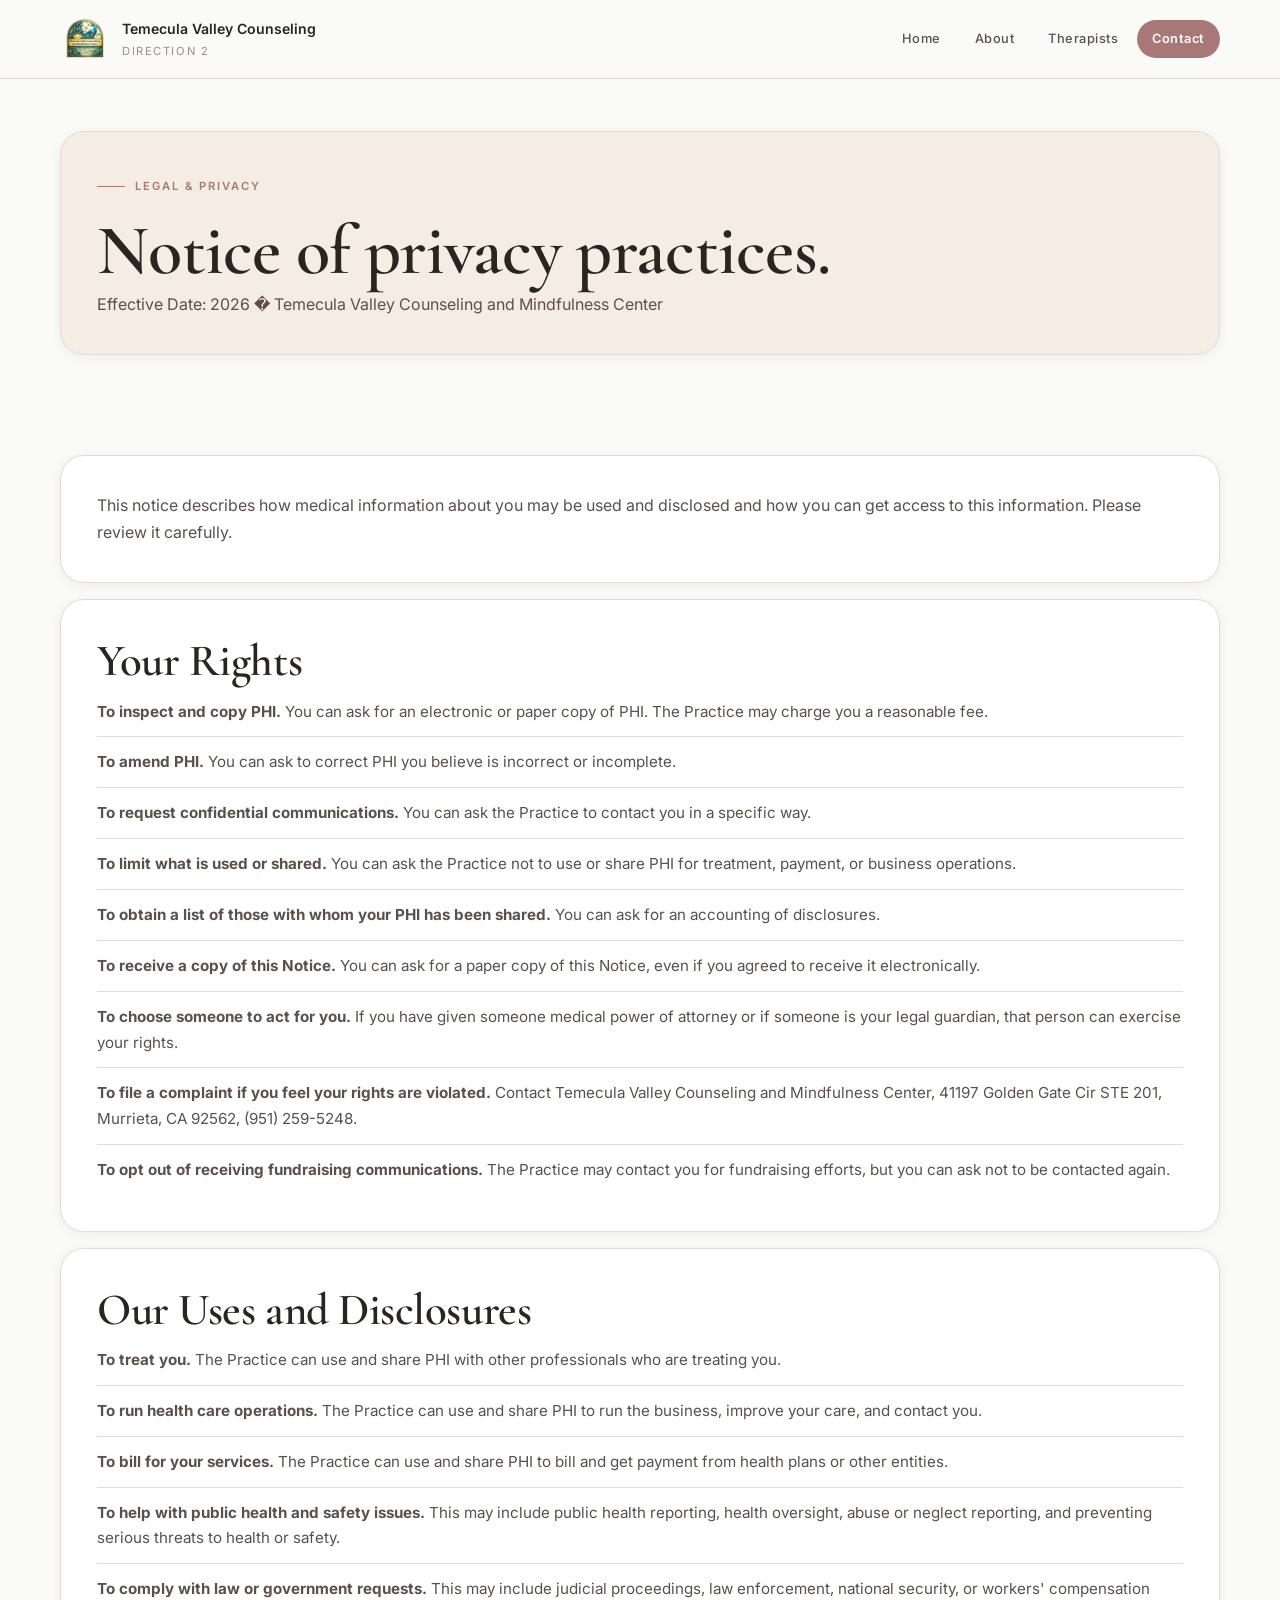
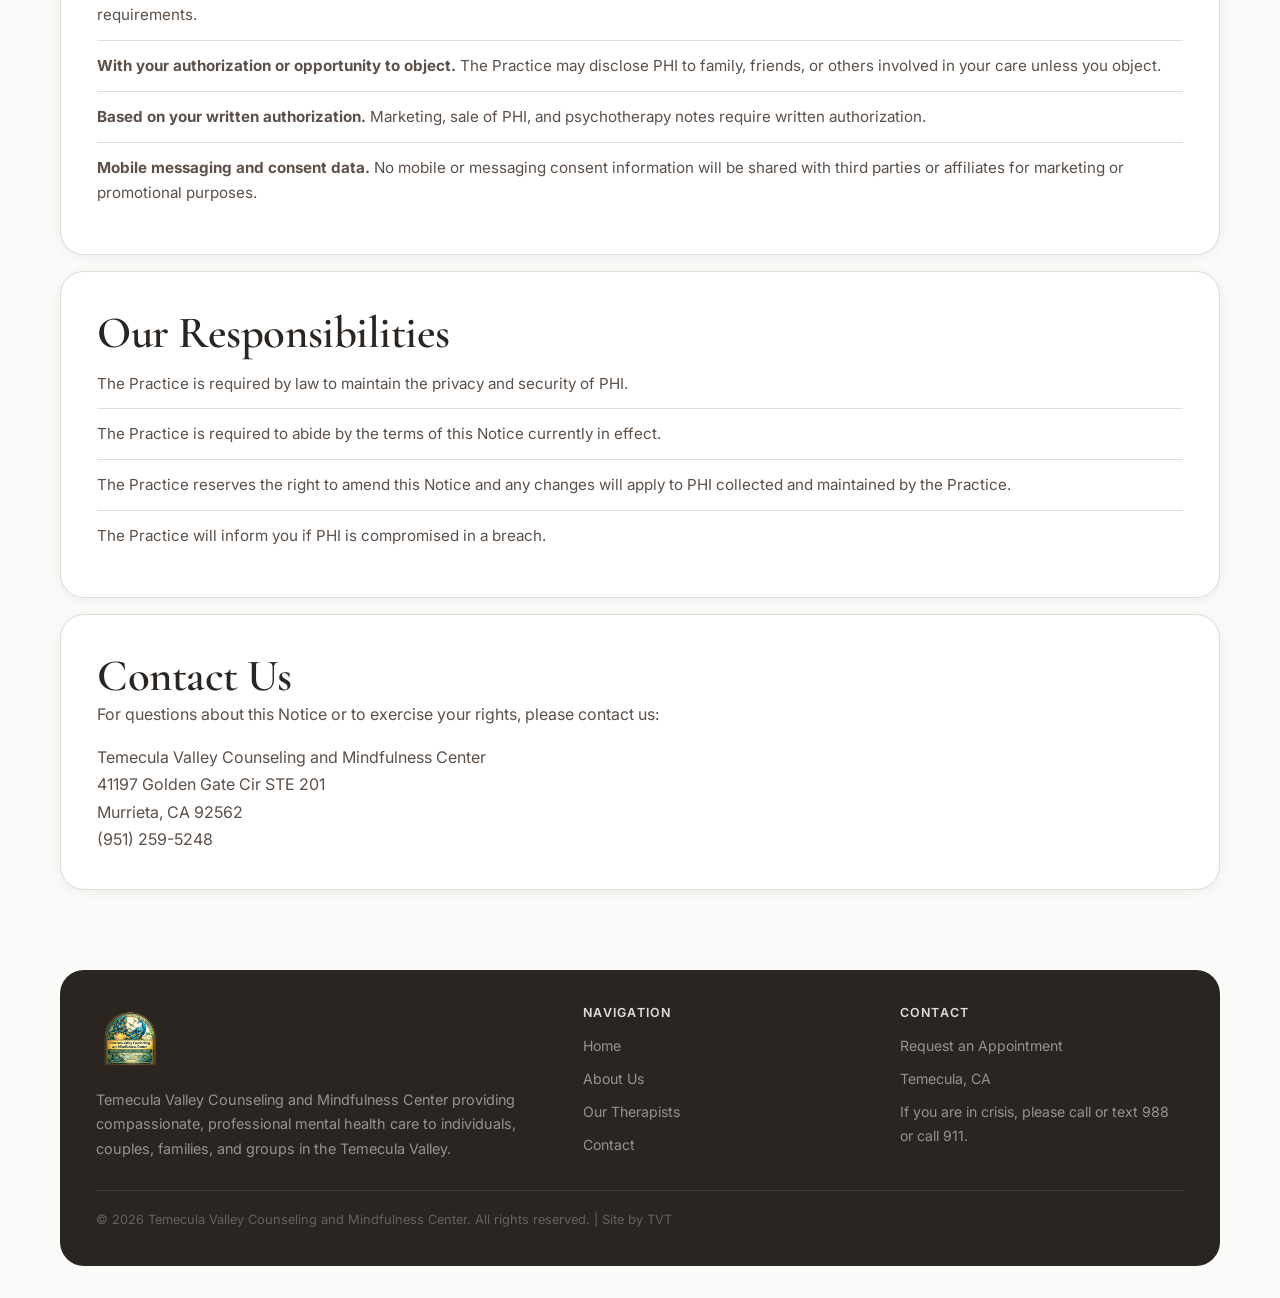
<file: privacy-notice.html>
<!DOCTYPE html>
<html lang="en">
<head>
  <meta charset="UTF-8">
  <meta name="viewport" content="width=device-width, initial-scale=1.0">
  <title>Privacy Notice | Temecula Valley Counseling & Mindfulness Center | Direction 2</title>
  <meta name="description" content="Notice of Privacy Practices for Temecula Valley Counseling and Mindfulness Center, how your medical information is used and how you can access it.">
  <link rel="stylesheet" href="css/style.css">
</head>
<body>
  <header class="site-header"><div class="container header-inner"><a class="brand" href="index.html"><img src="images/logo.png" alt="Temecula Valley Counseling and Mindfulness Center"><span class="brand-copy"><strong>Temecula Valley Counseling</strong><span>Direction 2</span></span></a><nav class="main-nav"><button class="menu-toggle" id="menu-toggle" aria-label="Toggle menu"><span></span><span></span><span></span></button><ul id="nav-menu"><li><a href="index.html">Home</a></li><li><a href="about.html">About</a></li><li><a href="therapists.html">Therapists</a></li><li class="nav-cta"><a href="contact.html">Contact</a></li></ul></nav></div></header>

  <main>
    <section class="page-hero">
      <div class="container">
        <div class="panel">
          <span class="eyebrow">Legal &amp; Privacy</span>
          <h1>Notice of privacy practices.</h1>
          <p>Effective Date: 2026 � Temecula Valley Counseling and Mindfulness Center</p>
        </div>
      </div>
    </section>

    <section>
      <div class="container privacy-stack">
        <div class="privacy-block">
          <p>This notice describes how medical information about you may be used and disclosed and how you can get access to this information. Please review it carefully.</p>
        </div>
        <div class="privacy-block">
          <h2>Your Rights</h2>
          <ul class="privacy-list">
            <li><strong>To inspect and copy PHI.</strong> You can ask for an electronic or paper copy of PHI. The Practice may charge you a reasonable fee.</li>
            <li><strong>To amend PHI.</strong> You can ask to correct PHI you believe is incorrect or incomplete.</li>
            <li><strong>To request confidential communications.</strong> You can ask the Practice to contact you in a specific way.</li>
            <li><strong>To limit what is used or shared.</strong> You can ask the Practice not to use or share PHI for treatment, payment, or business operations.</li>
            <li><strong>To obtain a list of those with whom your PHI has been shared.</strong> You can ask for an accounting of disclosures.</li>
            <li><strong>To receive a copy of this Notice.</strong> You can ask for a paper copy of this Notice, even if you agreed to receive it electronically.</li>
            <li><strong>To choose someone to act for you.</strong> If you have given someone medical power of attorney or if someone is your legal guardian, that person can exercise your rights.</li>
            <li><strong>To file a complaint if you feel your rights are violated.</strong> Contact Temecula Valley Counseling and Mindfulness Center, 41197 Golden Gate Cir STE 201, Murrieta, CA 92562, (951) 259-5248.</li>
            <li><strong>To opt out of receiving fundraising communications.</strong> The Practice may contact you for fundraising efforts, but you can ask not to be contacted again.</li>
          </ul>
        </div>
        <div class="privacy-block">
          <h2>Our Uses and Disclosures</h2>
          <ul class="privacy-list">
            <li><strong>To treat you.</strong> The Practice can use and share PHI with other professionals who are treating you.</li>
            <li><strong>To run health care operations.</strong> The Practice can use and share PHI to run the business, improve your care, and contact you.</li>
            <li><strong>To bill for your services.</strong> The Practice can use and share PHI to bill and get payment from health plans or other entities.</li>
            <li><strong>To help with public health and safety issues.</strong> This may include public health reporting, health oversight, abuse or neglect reporting, and preventing serious threats to health or safety.</li>
            <li><strong>To comply with law or government requests.</strong> This may include judicial proceedings, law enforcement, national security, or workers' compensation requirements.</li>
            <li><strong>With your authorization or opportunity to object.</strong> The Practice may disclose PHI to family, friends, or others involved in your care unless you object.</li>
            <li><strong>Based on your written authorization.</strong> Marketing, sale of PHI, and psychotherapy notes require written authorization.</li>
            <li><strong>Mobile messaging and consent data.</strong> No mobile or messaging consent information will be shared with third parties or affiliates for marketing or promotional purposes.</li>
          </ul>
        </div>
        <div class="privacy-block">
          <h2>Our Responsibilities</h2>
          <ul class="privacy-list">
            <li>The Practice is required by law to maintain the privacy and security of PHI.</li>
            <li>The Practice is required to abide by the terms of this Notice currently in effect.</li>
            <li>The Practice reserves the right to amend this Notice and any changes will apply to PHI collected and maintained by the Practice.</li>
            <li>The Practice will inform you if PHI is compromised in a breach.</li>
          </ul>
        </div>
        <div class="privacy-block">
          <h2>Contact Us</h2>
          <p>For questions about this Notice or to exercise your rights, please contact us:</p>
          <p>Temecula Valley Counseling and Mindfulness Center<br>41197 Golden Gate Cir STE 201<br>Murrieta, CA 92562<br>(951) 259-5248</p>
        </div>
      </div>
    </section>
  </main>

  <footer class="footer-wrap"><div class="container"><div class="footer-shell"><div class="footer-grid"><div><img src="images/logo.png" alt="TVCMC logo"><p>Temecula Valley Counseling and Mindfulness Center providing compassionate, professional mental health care to individuals, couples, families, and groups in the Temecula Valley.</p></div><div><h4>Navigation</h4><ul class="footer-links"><li><a href="index.html">Home</a></li><li><a href="about.html">About Us</a></li><li><a href="therapists.html">Our Therapists</a></li><li><a href="contact.html">Contact</a></li></ul></div><div><h4>Contact</h4><ul class="footer-links"><li><a href="contact.html">Request an Appointment</a></li><li>Temecula, CA</li><li>If you are in crisis, please call or text 988 or call 911.</li></ul></div></div><div class="footer-bottom">&copy; 2026 Temecula Valley Counseling and Mindfulness Center. All rights reserved. | Site by TVT</div></div></div></footer>

  <script>
    const toggle = document.getElementById('menu-toggle');
    const menu = document.getElementById('nav-menu');
    if (toggle && menu) toggle.addEventListener('click', () => menu.classList.toggle('open'));
  </script>
</body>
</html>
</file>
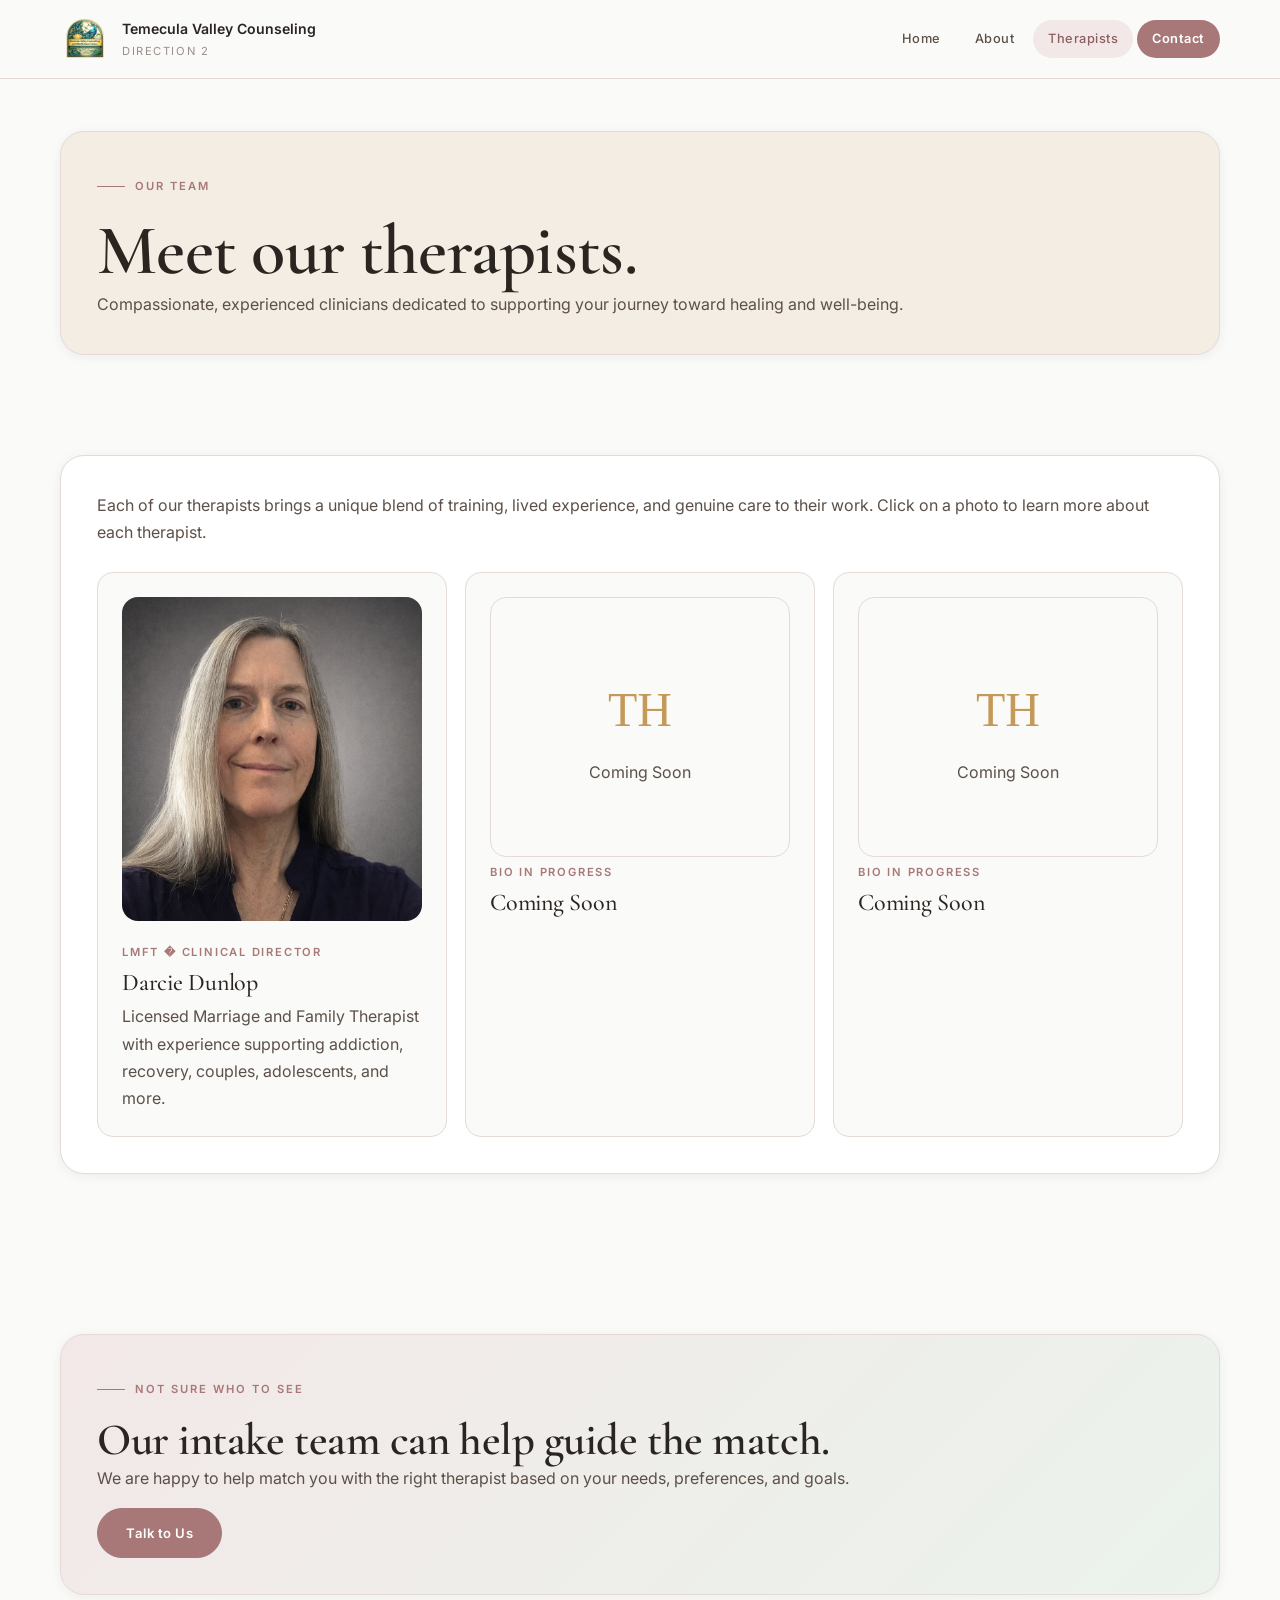
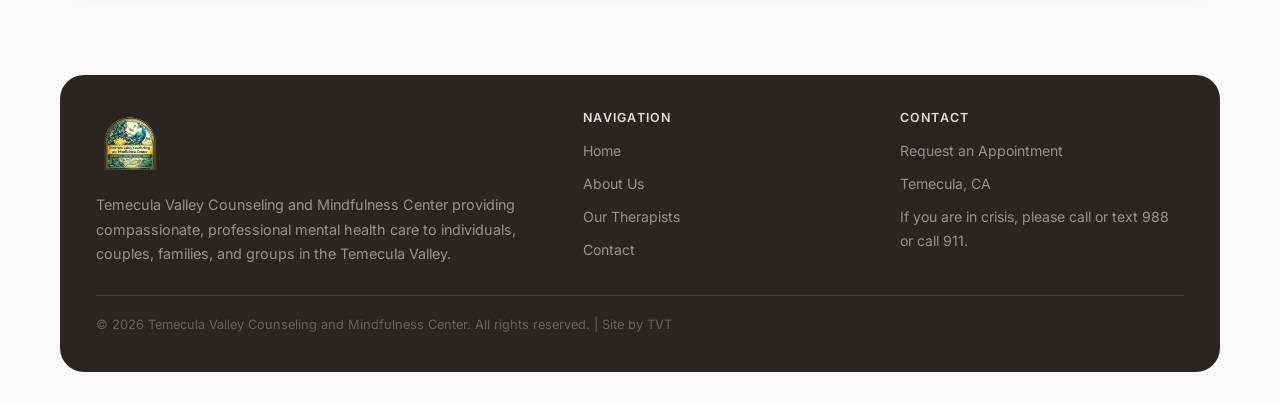
<file: therapists.html>
<!DOCTYPE html>
<html lang="en">
<head>
  <meta charset="UTF-8">
  <meta name="viewport" content="width=device-width, initial-scale=1.0">
  <title>Our Therapists | Temecula Valley Counseling & Mindfulness Center | Direction 2</title>
  <meta name="description" content="Meet the compassionate, experienced therapists at Temecula Valley Counseling and Mindfulness Center.">
  <link rel="stylesheet" href="css/style.css">
</head>
<body>
  <header class="site-header">
    <div class="container header-inner">
      <a class="brand" href="index.html"><img src="images/logo.png" alt="Temecula Valley Counseling and Mindfulness Center"><span class="brand-copy"><strong>Temecula Valley Counseling</strong><span>Direction 2</span></span></a>
      <nav class="main-nav">
        <button class="menu-toggle" id="menu-toggle" aria-label="Toggle menu"><span></span><span></span><span></span></button>
        <ul id="nav-menu">
          <li><a href="index.html">Home</a></li>
          <li><a href="about.html">About</a></li>
          <li><a href="therapists.html" class="active">Therapists</a></li>
          <li class="nav-cta"><a href="contact.html">Contact</a></li>
        </ul>
      </nav>
    </div>
  </header>

  <main>
    <section class="page-hero">
      <div class="container">
        <div class="panel">
          <span class="eyebrow">Our Team</span>
          <h1>Meet our therapists.</h1>
          <p>Compassionate, experienced clinicians dedicated to supporting your journey toward healing and well-being.</p>
        </div>
      </div>
    </section>

    <section>
      <div class="container">
        <div class="panel">
          <p>Each of our therapists brings a unique blend of training, lived experience, and genuine care to their work. Click on a photo to learn more about each therapist.</p>
          <div class="staff-grid" style="margin-top: 26px;">
            <a href="darcie-dunlop.html" class="staff-card">
              <img src="images/darcie.png" alt="Darcie Dunlop, LMFT">
              <span class="role">LMFT � Clinical Director</span>
              <h3>Darcie Dunlop</h3>
              <p>Licensed Marriage and Family Therapist with experience supporting addiction, recovery, couples, adolescents, and more.</p>
            </a>
            <div class="staff-card">
              <div class="callout-box" style="display:flex;align-items:center;justify-content:center;min-height:260px;">
                <div style="text-align:center;">
                  <div style="font-family:'Fraunces',serif;font-size:3rem;color:var(--gold);">TH</div>
                  <p style="margin:8px 0 0;">Coming Soon</p>
                </div>
              </div>
              <span class="role">Bio in progress</span>
              <h3>Coming Soon</h3>
            </div>
            <div class="staff-card">
              <div class="callout-box" style="display:flex;align-items:center;justify-content:center;min-height:260px;">
                <div style="text-align:center;">
                  <div style="font-family:'Fraunces',serif;font-size:3rem;color:var(--gold);">TH</div>
                  <p style="margin:8px 0 0;">Coming Soon</p>
                </div>
              </div>
              <span class="role">Bio in progress</span>
              <h3>Coming Soon</h3>
            </div>
          </div>
        </div>
      </div>
    </section>

    <section>
      <div class="container">
        <div class="cta-strip">
          <span class="eyebrow">Not Sure Who to See</span>
          <h2>Our intake team can help guide the match.</h2>
          <p>We are happy to help match you with the right therapist based on your needs, preferences, and goals.</p>
          <a href="contact.html" class="btn btn-primary">Talk to Us</a>
        </div>
      </div>
    </section>
  </main>

  <footer class="footer-wrap"><div class="container"><div class="footer-shell"><div class="footer-grid"><div><img src="images/logo.png" alt="TVCMC logo"><p>Temecula Valley Counseling and Mindfulness Center providing compassionate, professional mental health care to individuals, couples, families, and groups in the Temecula Valley.</p></div><div><h4>Navigation</h4><ul class="footer-links"><li><a href="index.html">Home</a></li><li><a href="about.html">About Us</a></li><li><a href="therapists.html">Our Therapists</a></li><li><a href="contact.html">Contact</a></li></ul></div><div><h4>Contact</h4><ul class="footer-links"><li><a href="contact.html">Request an Appointment</a></li><li>Temecula, CA</li><li>If you are in crisis, please call or text 988 or call 911.</li></ul></div></div><div class="footer-bottom">&copy; 2026 Temecula Valley Counseling and Mindfulness Center. All rights reserved. | Site by TVT</div></div></div></footer>

  <script>
    const toggle = document.getElementById('menu-toggle');
    const menu = document.getElementById('nav-menu');
    if (toggle && menu) toggle.addEventListener('click', () => menu.classList.toggle('open'));
  </script>
</body>
</html>
</file>
<file: css/style.css>
@import url('https://fonts.googleapis.com/css2?family=Cormorant+Garamond:ital,wght@0,400;0,500;0,600;1,400;1,600&family=Inter:wght@300;400;500;600&display=swap');

:root {
  --bg:          #FAFAF8;
  --surface:     #FFFFFF;
  --warm:        #F4EDE3;
  --sage-light:  #EBF3EC;
  --line:        #E5DAD5;
  --text:        #2A2520;
  --text-mid:    #5C5048;
  --text-light:  #9A8F8A;
  --rose:        #A87878;
  --rose-dark:   #8A6060;
  --rose-light:  #F2E8E8;
  --sage:        #7A9E82;
  --sage-dark:   #5E8066;
  --gold:        #C49A5A;
  --shadow-sm:   0 2px 12px rgba(42,37,32,0.06);
  --shadow:      0 6px 28px rgba(42,37,32,0.09);
  --shadow-lg:   0 16px 56px rgba(42,37,32,0.13);
  --r-xl:        24px;
  --r-lg:        16px;
  --r-md:        12px;
  --r-sm:        8px;
}

*, *::before, *::after { box-sizing: border-box; margin: 0; padding: 0; }
html { scroll-behavior: smooth; }

body {
  font-family: 'Inter', sans-serif;
  background: var(--bg);
  color: var(--text);
  line-height: 1.7;
  font-size: 16px;
}

img { max-width: 100%; display: block; }
a { color: var(--rose); text-decoration: none; transition: color 0.2s; }
a:hover { color: var(--rose-dark); }
p { color: var(--text-mid); margin-bottom: 1rem; }
p:last-child { margin-bottom: 0; }

h1, h2, h3, h4 {
  font-family: 'Cormorant Garamond', serif;
  line-height: 1.12;
  letter-spacing: -0.01em;
  color: var(--text);
}
h1 { font-size: clamp(2.6rem, 5.5vw, 4.6rem); font-weight: 600; }
h2 { font-size: clamp(1.8rem, 3.5vw, 2.8rem); font-weight: 600; }
h3 { font-size: clamp(1.1rem, 2vw, 1.5rem); font-weight: 500; }
h4 { font-size: 0.95rem; font-weight: 600; }

.container {
  width: min(1160px, calc(100% - 40px));
  margin: 0 auto;
}

section { padding: 80px 0; }

/* ── Header ────────────────────────────────── */
.site-header {
  position: sticky;
  top: 0;
  z-index: 100;
  background: rgba(250,250,248,0.95);
  backdrop-filter: blur(12px);
  border-bottom: 1px solid var(--line);
}

.header-inner {
  display: flex;
  justify-content: space-between;
  align-items: center;
  padding: 14px 0;
  gap: 20px;
}

.brand {
  display: inline-flex;
  align-items: center;
  gap: 12px;
  color: inherit;
}

.brand img {
  width: 50px;
  height: 50px;
  border-radius: var(--r-md);
}

.brand-copy {
  display: flex;
  flex-direction: column;
  gap: 1px;
}

.brand-copy strong {
  color: var(--text);
  font-size: 0.88rem;
  font-weight: 600;
}

.brand-copy span {
  color: var(--text-light);
  font-size: 0.7rem;
  text-transform: uppercase;
  letter-spacing: 0.14em;
}

/* ── Nav ───────────────────────────────────── */
.main-nav { position: relative; }

.main-nav ul {
  display: flex;
  align-items: center;
  list-style: none;
  gap: 4px;
}

.main-nav a {
  display: block;
  padding: 8px 15px;
  border-radius: 999px;
  color: var(--text-mid);
  font-size: 0.8rem;
  font-weight: 500;
  letter-spacing: 0.04em;
  transition: background 0.2s, color 0.2s;
}

.main-nav a:hover,
.main-nav a.active {
  background: var(--rose-light);
  color: var(--rose-dark);
}

.main-nav .nav-cta a {
  background: var(--rose);
  color: #fff;
  font-weight: 600;
}

.main-nav .nav-cta a:hover {
  background: var(--rose-dark);
  color: #fff;
}

.menu-toggle {
  display: none;
  background: transparent;
  border: none;
  padding: 6px;
  cursor: pointer;
}

.menu-toggle span {
  display: block;
  width: 24px;
  height: 2px;
  margin: 5px 0;
  border-radius: 999px;
  background: var(--text);
  transition: all 0.3s;
}

/* ── Eyebrow ───────────────────────────────── */
.eyebrow {
  display: inline-flex;
  align-items: center;
  gap: 10px;
  color: var(--rose);
  font-size: 0.7rem;
  font-weight: 600;
  letter-spacing: 0.18em;
  text-transform: uppercase;
  margin-bottom: 16px;
}

.eyebrow::before {
  content: '';
  width: 28px;
  height: 1px;
  background: var(--rose);
  flex-shrink: 0;
}

/* ── Buttons ───────────────────────────────── */
.btn {
  display: inline-flex;
  align-items: center;
  justify-content: center;
  min-height: 50px;
  padding: 0 28px;
  border-radius: 999px;
  border: 1.5px solid transparent;
  font-family: 'Inter', sans-serif;
  font-size: 0.82rem;
  font-weight: 600;
  letter-spacing: 0.04em;
  transition: all 0.2s;
  cursor: pointer;
}

.btn-primary {
  background: var(--rose);
  color: #fff;
  border-color: var(--rose);
}

.btn-primary:hover {
  background: var(--rose-dark);
  border-color: var(--rose-dark);
  color: #fff;
  transform: translateY(-1px);
  box-shadow: 0 6px 20px rgba(168,120,120,0.3);
}

.btn-secondary {
  background: transparent;
  border-color: var(--line);
  color: var(--text-mid);
}

.btn-secondary:hover {
  border-color: var(--rose);
  color: var(--rose);
}

/* ── Hero ──────────────────────────────────── */
.hero {
  padding: 72px 0 88px;
  background: linear-gradient(148deg, #FAFAF8 0%, #F4EDE3 55%, #EDF3EE 100%);
}

.hero-shell {
  display: grid;
  grid-template-columns: 1.2fr 0.8fr;
  gap: 56px;
  align-items: center;
}

/* Hero copy — open, no card */
.hero-copy {
  background: transparent;
  border: none;
  box-shadow: none;
  overflow: visible;
  padding: 0;
}

.hero-copy h1 { margin-bottom: 20px; }

.hero-copy h1 em {
  font-style: italic;
  color: var(--rose);
}

.hero-copy > p {
  font-size: 1.05rem;
  max-width: 52ch;
  margin-bottom: 32px;
}

.hero-actions {
  display: flex;
  flex-wrap: wrap;
  gap: 12px;
  margin: 0 0 40px;
}

.hero-points {
  display: grid;
  grid-template-columns: repeat(3, 1fr);
  gap: 10px;
}

.hero-points div {
  padding: 16px 14px;
  border-radius: var(--r-md);
  background: rgba(255,255,255,0.75);
  border: 1px solid var(--line);
}

.hero-points strong {
  display: block;
  font-size: 0.82rem;
  font-weight: 600;
  color: var(--text);
  margin-bottom: 4px;
  font-family: 'Inter', sans-serif;
}

.hero-points span {
  font-size: 0.8rem;
  color: var(--text-light);
  line-height: 1.5;
}

/* Hero aside — open, no card */
.hero-aside {
  background: transparent;
  border: none;
  box-shadow: none;
  overflow: visible;
  padding: 0;
  display: flex;
  flex-direction: column;
  gap: 14px;
}

.logo-frame {
  background: transparent;
  border: none;
  padding: 0;
  box-shadow: none;
}

.logo-frame img {
  width: 115%;
  border-radius: 0;
}

.hero-aside .kicker {
  font-size: 0.7rem;
  color: var(--text-light);
  text-transform: uppercase;
  letter-spacing: 0.16em;
  margin-bottom: 4px;
  font-family: 'Inter', sans-serif;
}

.hero-aside h2 {
  font-size: clamp(1.3rem, 2.5vw, 1.9rem);
  margin-bottom: 8px;
}

.stack-list { display: grid; gap: 8px; }

.stack-item {
  padding: 14px 16px;
  border-radius: var(--r-md);
  background: rgba(255,255,255,0.8);
  border: 1px solid var(--line);
}

.stack-item strong {
  display: block;
  font-size: 0.86rem;
  font-weight: 600;
  color: var(--text);
  margin-bottom: 3px;
  font-family: 'Inter', sans-serif;
}

.stack-item span { font-size: 0.82rem; color: var(--text-light); }

/* Service band */
.service-band {
  margin-top: 40px;
  padding: 18px 22px;
  background: #fff;
  border-radius: var(--r-lg);
  border: 1px solid var(--line);
  box-shadow: var(--shadow-sm);
}

.service-band ul {
  display: grid;
  grid-template-columns: repeat(5, 1fr);
  gap: 10px;
  list-style: none;
}

.service-band li {
  padding: 11px 10px;
  border-radius: var(--r-sm);
  background: var(--warm);
  text-align: center;
  color: var(--text-mid);
  font-size: 0.84rem;
  font-weight: 500;
}

.service-band li a { color: var(--text-mid); font-size: 0.84rem; font-weight: 500; }
.service-band li a:hover { color: var(--rose); }

/* ── Content panels ────────────────────────── */
.alt-grid {
  display: grid;
  grid-template-columns: 0.9fr 1.1fr;
  gap: 28px;
  align-items: start;
}

.panel,
.section-card,
.contact-panel,
.info-panel,
.bio-card,
.privacy-block,
.cta-strip {
  position: relative;
  border: 1px solid var(--line);
  border-radius: var(--r-xl);
  background: #fff;
  box-shadow: var(--shadow-sm);
  padding: 36px;
}

.quote-panel {
  position: relative;
  border: 1px solid #E5DAD5;
  border-radius: var(--r-xl);
  background: var(--warm);
  padding: 36px;
}

.quote-panel p { color: var(--text-mid); font-size: 1.05rem; line-height: 1.8; }

.quote-mark {
  font-family: 'Cormorant Garamond', serif;
  font-size: 5rem;
  line-height: 0.7;
  color: var(--rose);
  margin-bottom: 12px;
}

.cta-strip {
  background: linear-gradient(135deg, var(--rose-light) 0%, var(--sage-light) 100%);
}

/* Lists */
.values-list, .approach-list, .footer-links, .privacy-list { list-style: none; }

.values-list li, .approach-list li, .privacy-list li {
  padding: 12px 0;
  border-bottom: 1px solid var(--line);
  color: var(--text-mid);
  font-size: 0.95rem;
}

.values-list li:last-child,
.approach-list li:last-child,
.privacy-list li:last-child { border-bottom: none; }

/* ── Service / testimonial / staff cards ───── */
.services-grid, .testimonial-grid, .staff-grid, .info-grid {
  display: grid;
  gap: 18px;
}

.services-grid { grid-template-columns: repeat(2, 1fr); }

.service-card, .testimonial-card, .callout-box {
  border-radius: var(--r-lg);
  background: var(--bg);
  border: 1px solid var(--line);
  padding: 24px;
}

.service-card span, .staff-card .role {
  display: inline-block;
  margin-bottom: 8px;
  color: var(--rose);
  font-size: 0.7rem;
  text-transform: uppercase;
  letter-spacing: 0.16em;
  font-weight: 600;
  font-family: 'Inter', sans-serif;
}

.service-card h3 { margin-bottom: 8px; }

.testimonial-grid { grid-template-columns: repeat(3, 1fr); }

.testimonial-card strong {
  display: block;
  margin-top: 16px;
  color: var(--sage-dark);
  font-size: 0.74rem;
  text-transform: uppercase;
  letter-spacing: 0.12em;
  font-weight: 600;
  font-family: 'Inter', sans-serif;
}

.staff-grid { grid-template-columns: repeat(3, 1fr); }

.staff-card {
  border-radius: var(--r-lg);
  background: var(--bg);
  border: 1px solid var(--line);
  padding: 24px;
}

.staff-card img, .bio-photo img {
  width: 100%;
  aspect-ratio: 1 / 1.08;
  object-fit: cover;
  border-radius: var(--r-lg);
  margin-bottom: 16px;
}

.staff-card h3, .bio-card h2 { margin-bottom: 6px; }

.staff-card .tags, .bio-tags {
  display: flex;
  flex-wrap: wrap;
  gap: 8px;
  margin: 14px 0 0;
}

.tag {
  display: inline-flex;
  min-height: 26px;
  align-items: center;
  padding: 0 11px;
  border-radius: 999px;
  background: var(--sage-light);
  color: var(--sage-dark);
  font-size: 0.7rem;
  letter-spacing: 0.06em;
  text-transform: uppercase;
  font-weight: 500;
  font-family: 'Inter', sans-serif;
}

/* ── Contact / bio ─────────────────────────── */
.split-layout {
  display: grid;
  grid-template-columns: 300px 1fr;
  gap: 28px;
  align-items: start;
}

.bio-card { position: sticky; top: 90px; }

.contact-layout {
  display: grid;
  grid-template-columns: 1.1fr 0.9fr;
  gap: 28px;
}

.contact-panel form { display: grid; gap: 14px; }

.form-row {
  display: grid;
  grid-template-columns: repeat(2, 1fr);
  gap: 14px;
}

label {
  display: block;
  margin-bottom: 6px;
  color: var(--text-light);
  font-size: 0.72rem;
  font-weight: 600;
  letter-spacing: 0.12em;
  text-transform: uppercase;
  font-family: 'Inter', sans-serif;
}

input, select, textarea {
  width: 100%;
  padding: 12px 16px;
  border-radius: var(--r-md);
  border: 1.5px solid var(--line);
  background: var(--bg);
  color: var(--text);
  font-family: 'Inter', sans-serif;
  font-size: 0.95rem;
  outline: none;
  transition: border-color 0.2s, box-shadow 0.2s;
}

input:focus, select:focus, textarea:focus {
  border-color: var(--rose);
  box-shadow: 0 0 0 3px rgba(168,120,120,0.1);
  background: #fff;
}

textarea { min-height: 130px; resize: vertical; }
.form-note { font-size: 0.8rem; color: var(--text-light); margin-top: 2px; }

.info-grid { grid-template-columns: 1fr; }

.info-item {
  padding: 18px;
  border-radius: var(--r-md);
  background: var(--bg);
  border: 1px solid var(--line);
}

.info-item strong { display: block; margin-bottom: 4px; color: var(--text); font-family: 'Inter', sans-serif; }

.crisis-box {
  margin-top: 18px;
  padding: 18px;
  border-radius: var(--r-lg);
  background: #FFF0ED;
  border: 1px solid #F5C6B8;
}

.crisis-box h4 { color: #C0392B; margin-bottom: 6px; }
.crisis-box p { font-size: 0.88rem; }
.crisis-box a { color: #C0392B; font-weight: 600; }

/* ── Page hero (inner pages) ───────────────── */
.page-hero { padding: 52px 0 20px; }
.page-hero .panel { background: var(--warm); }

/* ── Back link ─────────────────────────────── */
.back-link {
  display: inline-flex;
  align-items: center;
  gap: 8px;
  margin-bottom: 24px;
  color: var(--text-light);
  font-size: 0.76rem;
  letter-spacing: 0.12em;
  text-transform: uppercase;
  font-weight: 500;
}

.back-link:hover { color: var(--rose); }

/* Privacy */
.privacy-stack { display: grid; gap: 16px; }

/* ── Footer ────────────────────────────────── */
.footer-wrap { padding-bottom: 32px; }

.footer-shell {
  padding: 36px;
  background: var(--text);
  border: none;
  box-shadow: none;
  border-radius: var(--r-xl);
}

.footer-grid {
  display: grid;
  grid-template-columns: 1.6fr 1fr 1fr;
  gap: 32px;
  margin-bottom: 24px;
}

.footer-shell p { color: rgba(255,255,255,0.5); font-size: 0.9rem; }

.footer-shell h4 {
  color: rgba(255,255,255,0.85);
  margin-bottom: 14px;
  font-family: 'Inter', sans-serif;
  font-size: 0.78rem;
  letter-spacing: 0.1em;
  text-transform: uppercase;
}

.footer-shell img {
  width: 68px;
  border-radius: var(--r-md);
  margin-bottom: 14px;
}

.footer-links { list-style: none; }
.footer-links li { margin-bottom: 9px; color: rgba(255,255,255,0.5); font-size: 0.88rem; }
.footer-links a { color: rgba(255,255,255,0.5); font-size: 0.88rem; transition: color 0.2s; }
.footer-links a:hover { color: var(--rose); }

.footer-bottom {
  padding-top: 18px;
  border-top: 1px solid rgba(255,255,255,0.1);
  color: rgba(255,255,255,0.28);
  font-size: 0.8rem;
}

/* ── Responsive ────────────────────────────── */
@media (max-width: 980px) {
  .hero-shell,
  .alt-grid,
  .contact-layout,
  .split-layout,
  .footer-grid,
  .testimonial-grid,
  .staff-grid { grid-template-columns: 1fr; }

  .bio-card { position: static; }
  .service-band ul,
  .services-grid { grid-template-columns: repeat(2, 1fr); }
}

@media (max-width: 760px) {
  section { padding: 56px 0; }

  .header-inner { padding: 12px 0; }

  .main-nav { position: static; }

  .main-nav ul {
    display: flex;
    flex-direction: column;
    position: absolute;
    top: 100%;
    left: 0;
    right: 0;
    background: var(--rose-dark);
    padding: 16px 20px;
    gap: 4px;
    max-height: 0;
    overflow: hidden;
    opacity: 0;
    transition: max-height 0.4s cubic-bezier(0.4,0,0.2,1), opacity 0.3s ease;
  }

  .main-nav ul.open {
    max-height: 300px;
    opacity: 1;
  }

  .main-nav a { color: rgba(255,255,255,0.9); border-radius: var(--r-sm); }
  .main-nav a:hover, .main-nav a.active { background: rgba(255,255,255,0.15); color: #fff; }
  .main-nav .nav-cta a { background: rgba(255,255,255,0.2); color: #fff; }

  .menu-toggle { display: block; }

  .hero { padding: 48px 0 60px; }

  .panel, .section-card, .quote-panel, .contact-panel,
  .info-panel, .bio-card, .privacy-block, .cta-strip, .page-hero .panel { padding: 22px; }

  .hero-points, .service-band ul, .services-grid, .form-row { grid-template-columns: 1fr; }

  .hero-actions { flex-direction: column; }
  .btn { width: 100%; }
  .brand-copy { display: none; }
}
</file>
